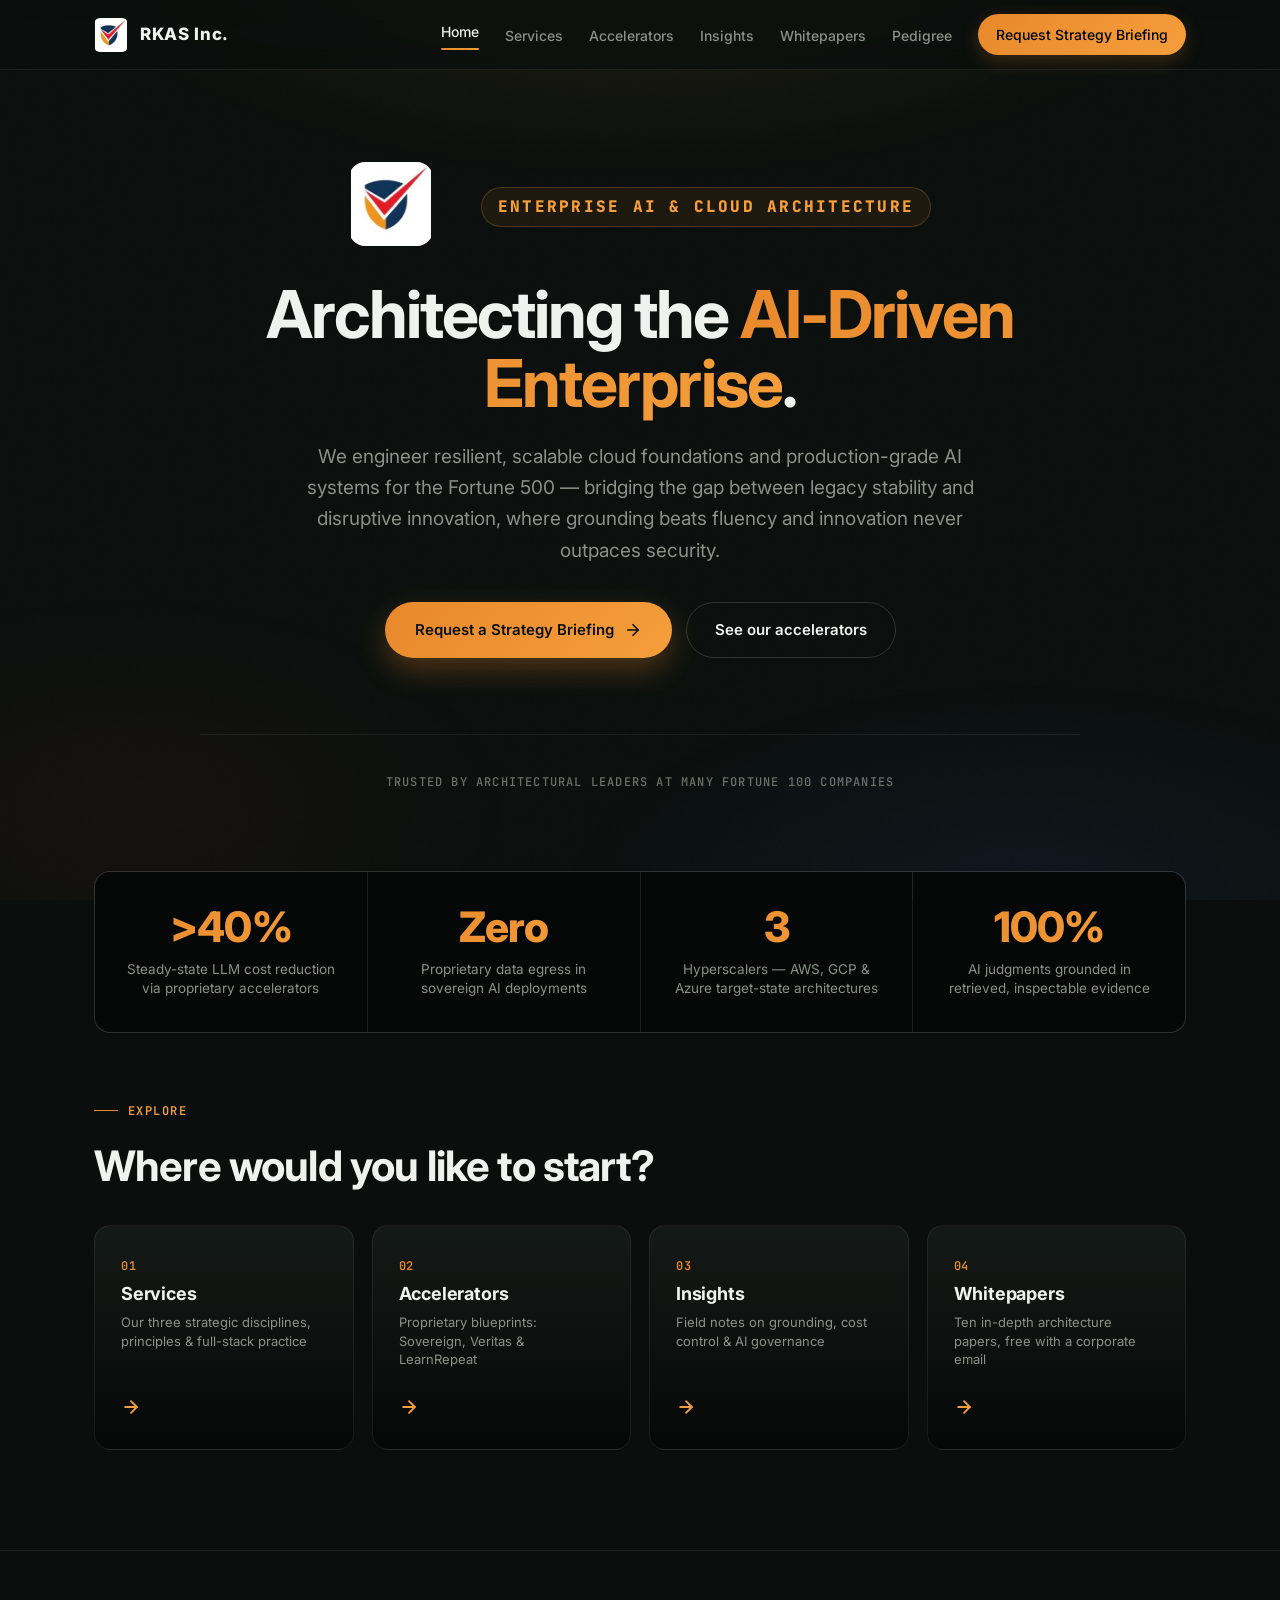
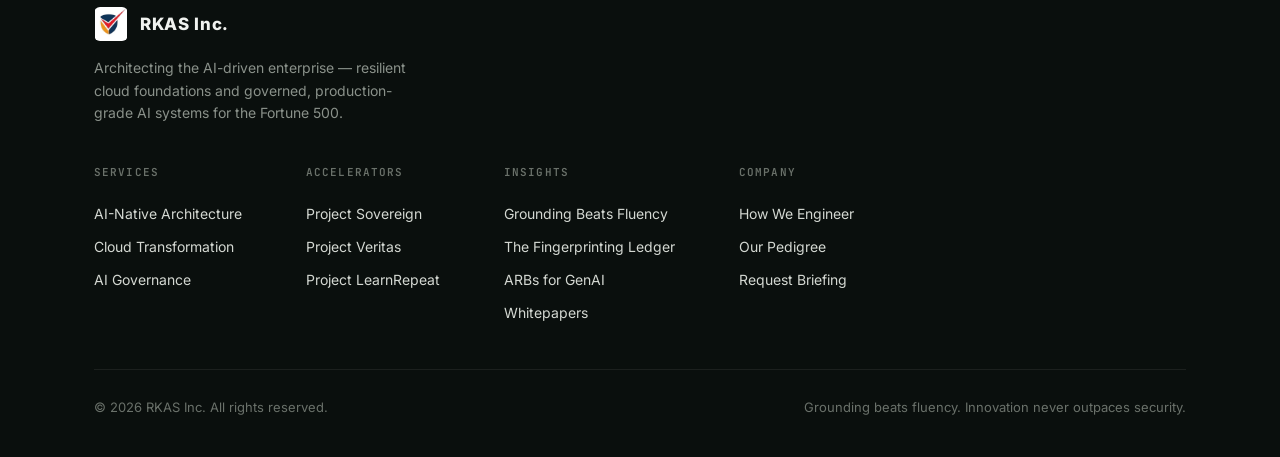
<file: site/index.html>
<!DOCTYPE html>
<html lang="en">
<head>
  <meta charset="UTF-8" />
  <meta name="viewport" content="width=device-width, initial-scale=1.0" />
  <meta name="description" content="RKAS Inc. — architecting the AI-driven enterprise. We engineer resilient, scalable cloud foundations and production-grade, governed AI systems for the Fortune 500." />
  <meta name="robots" content="index, follow" />
  <meta name="theme-color" content="#0a0f0d" />
  <title>RKAS Inc. — Architecting the AI-Driven Enterprise</title>
  <link rel="icon" type="image/jpeg" href="assets/logo.jpg" />
  <link rel="preconnect" href="https://fonts.googleapis.com" />
  <link rel="preconnect" href="https://fonts.gstatic.com" crossorigin />
  <link href="https://fonts.googleapis.com/css2?family=Inter:wght@400;500;600;700;800&family=JetBrains+Mono:wght@500;600&display=swap" rel="stylesheet" />
  <!-- hCaptcha (whitepaper modal). Rendered explicitly from JS. -->
  <script src="https://js.hcaptcha.com/1/api.js?render=explicit" async defer></script>
  <style>
    :root {
      --bg: #0a0f0d;
      --bg-deep: #060807;
      --surface: #141a17;
      --surface-lift: #1c2421;
      --border: rgba(240, 242, 239, 0.08);
      --border-strong: rgba(240, 242, 239, 0.16);

      --chalk: #f0f2ef;
      --text: #d4d8d2;
      --muted: #8a918a;
      --muted-soft: #6a716a;

      --orange: #e8892c;
      --orange-bright: #f59e3b;
      --orange-glow: rgba(232, 137, 44, 0.5);
      --navy: #2a3a6e;
      --navy-bright: #4a5fa8;
      --red: #c63030;

      --shadow-lg: 0 30px 80px rgba(0, 0, 0, 0.5);
      --radius: 12px;
      --radius-lg: 16px;
      --mono: 'JetBrains Mono', ui-monospace, 'SF Mono', Menlo, monospace;
    }

    * { box-sizing: border-box; }
    html { scroll-behavior: smooth; }

    html, body {
      margin: 0;
      padding: 0;
      font-family: 'Inter', -apple-system, BlinkMacSystemFont, 'Segoe UI', Roboto, sans-serif;
      color: var(--text);
      background: var(--bg);
      -webkit-font-smoothing: antialiased;
      -moz-osx-font-smoothing: grayscale;
      line-height: 1.5;
    }

    body { min-height: 100vh; position: relative; overflow-x: hidden; }

    body::before {
      content: '';
      position: fixed;
      inset: 0;
      background:
        radial-gradient(ellipse 80% 50% at 50% -10%, rgba(232, 137, 44, 0.12), transparent 60%),
        radial-gradient(ellipse 60% 40% at 80% 100%, rgba(42, 58, 110, 0.18), transparent 60%),
        radial-gradient(ellipse 50% 40% at 10% 90%, rgba(198, 48, 48, 0.06), transparent 60%);
      pointer-events: none;
      z-index: 0;
    }

    body::after {
      content: '';
      position: fixed;
      inset: 0;
      background-image: url("data:image/svg+xml;utf8,<svg xmlns='http://www.w3.org/2000/svg' width='160' height='160'><filter id='n'><feTurbulence type='fractalNoise' baseFrequency='0.9' numOctaves='2' stitchTiles='stitch'/><feColorMatrix values='0 0 0 0 1 0 0 0 0 1 0 0 0 0 1 0 0 0 0.04 0'/></filter><rect width='100%' height='100%' filter='url(%23n)'/></svg>");
      pointer-events: none;
      z-index: 0;
      opacity: 0.5;
    }

    .container {
      width: 100%;
      max-width: 1140px;
      margin: 0 auto;
      padding: 0 24px;
      position: relative;
      z-index: 1;
    }

    a { color: inherit; }

    /* ---------- Header ---------- */
    .site-header {
      position: sticky;
      top: 0;
      z-index: 50;
      background: rgba(10, 15, 13, 0.72);
      backdrop-filter: blur(12px);
      -webkit-backdrop-filter: blur(12px);
      border-bottom: 1px solid var(--border);
    }

    .nav {
      display: flex;
      align-items: center;
      justify-content: space-between;
      padding: 14px 0;
    }

    .nav-left { display: flex; align-items: center; gap: 12px; }
    .nav-logo { width: 34px; height: 34px; object-fit: contain; border-radius: 6px; }
    .nav-name { font-weight: 800; font-size: 17px; letter-spacing: 0.04em; color: var(--chalk); }

    .nav-links {
      display: flex;
      align-items: center;
      gap: 26px;
      list-style: none;
      margin: 0;
      padding: 0;
    }

    .nav-links a {
      font-size: 14px;
      font-weight: 500;
      color: var(--muted);
      text-decoration: none;
      transition: color 0.15s;
    }

    .nav-links a:hover { color: var(--chalk); }

    .nav-cta {
      display: inline-flex;
      align-items: center;
      padding: 10px 18px;
      font-size: 13px;
      font-weight: 600;
      color: #000 !important;
      background: linear-gradient(135deg, var(--orange) 0%, var(--orange-bright) 100%);
      border-radius: 999px;
      text-decoration: none;
      box-shadow: 0 6px 18px rgba(232, 137, 44, 0.22);
      transition: filter 0.18s, box-shadow 0.2s, transform 0.1s;
      white-space: nowrap;
    }

    .nav-cta:hover { color: #fff !important; filter: brightness(1.08); box-shadow: 0 10px 26px rgba(232, 137, 44, 0.38); }
    .nav-cta:active { transform: translateY(1px); }

    .nav-toggle {
      display: none;
      background: none;
      border: 1px solid var(--border-strong);
      border-radius: 8px;
      padding: 8px;
      cursor: pointer;
    }
    .nav-toggle svg { width: 20px; height: 20px; stroke: var(--chalk); }

    /* ---------- Shared section bits ---------- */
    section { position: relative; }
    .section-pad { padding: 100px 0; }
    .alt-surface { background: var(--bg-deep); border-top: 1px solid var(--border); border-bottom: 1px solid var(--border); }

    /* ---------- Tabs ---------- */
    section[data-tab] { display: none; }
    section[data-tab].active { display: block; }
    .nav-links a[data-tab]:not(.nav-cta).active { color: var(--chalk); }
    .nav-links a[data-tab]:not(.nav-cta).active::after {
      content: '';
      display: block;
      height: 2px;
      margin-top: 5px;
      border-radius: 2px;
      background: linear-gradient(90deg, var(--orange), var(--orange-bright));
    }

    /* ---------- Home explore hub ---------- */
    .explore-grid { display: grid; grid-template-columns: repeat(4, 1fr); gap: 18px; }
    .explore-card {
      display: flex;
      flex-direction: column;
      justify-content: space-between;
      gap: 28px;
      min-height: 150px;
      text-decoration: none;
      padding: 26px;
      border: 1px solid var(--border);
      border-radius: var(--radius-lg);
      background: linear-gradient(180deg, var(--surface) 0%, var(--bg-deep) 100%);
      transition: border-color 0.2s, transform 0.2s;
    }
    .explore-card:hover { border-color: var(--border-strong); transform: translateY(-3px); }
    .ec-num { font-family: var(--mono); font-size: 12px; font-weight: 600; color: var(--orange); letter-spacing: 0.06em; }
    .ec-title { font-size: 18px; font-weight: 700; color: var(--chalk); letter-spacing: -0.01em; margin-top: 4px; }
    .ec-sub { font-size: 13px; color: var(--muted); margin-top: 6px; line-height: 1.45; }
    .ec-arrow svg { width: 20px; height: 20px; stroke: var(--orange-bright); fill: none; stroke-width: 2.2; stroke-linecap: round; stroke-linejoin: round; }

    .eyebrow {
      display: inline-flex;
      align-items: center;
      gap: 10px;
      font-family: var(--mono);
      font-size: 12px;
      font-weight: 600;
      letter-spacing: 0.12em;
      text-transform: uppercase;
      color: var(--orange-bright);
      margin-bottom: 22px;
    }

    .eyebrow::before {
      content: '';
      width: 24px;
      height: 1px;
      background: var(--orange);
    }

    .section-heading {
      font-size: clamp(28px, 4vw, 42px);
      font-weight: 700;
      letter-spacing: -0.02em;
      color: var(--chalk);
      margin: 0 0 18px;
      line-height: 1.12;
    }

    .section-intro {
      font-size: 17px;
      color: var(--muted);
      max-width: 640px;
      margin: 0;
      line-height: 1.65;
    }

    .section-head { max-width: 740px; margin-bottom: 60px; }

    /* ---------- Hero ---------- */
    .hero { text-align: center; padding: 92px 0 56px; }

    .hero-inner {
      max-width: 880px;
      margin: 0 auto;
      animation: rise 0.8s cubic-bezier(0.16, 1, 0.3, 1) both;
    }

    @keyframes rise {
      from { opacity: 0; transform: translateY(20px); }
      to { opacity: 1; transform: translateY(0); }
    }

    .hero-top { display: flex; align-items: center; justify-content: center; gap: 48px; margin-bottom: 28px; }
    .hero-logo-wrap { display: inline-block; position: relative; }
    .hero-logo-wrap::before { display: none; }
    .hero-logo {
      position: relative;
      width: 84px; height: 84px;
      object-fit: contain;
      z-index: 1;
      filter: none;
      border-radius: 16px;
    }

    .hero-badge {
      display: inline-flex;
      align-items: center;
      gap: 8px;
      font-family: var(--mono);
      font-size: 16px;
      font-weight: 800;
      letter-spacing: 0.14em;
      text-transform: uppercase;
      color: var(--orange-bright);
      background: rgba(232, 137, 44, 0.08);
      border: 1px solid rgba(232, 137, 44, 0.25);
      padding: 7px 16px;
      border-radius: 999px;
    }

    .hero h1 {
      font-size: clamp(38px, 6.4vw, 66px);
      font-weight: 700;
      letter-spacing: -0.03em;
      color: var(--chalk);
      margin: 0 0 22px;
      line-height: 1.05;
    }

    .hero h1 .accent {
      background: linear-gradient(135deg, var(--orange) 0%, var(--orange-bright) 100%);
      -webkit-background-clip: text;
      background-clip: text;
      -webkit-text-fill-color: transparent;
      color: transparent;
    }

    .hero p.sub {
      font-size: clamp(16px, 1.6vw, 19px);
      color: var(--muted);
      margin: 0 auto;
      max-width: 680px;
      line-height: 1.65;
    }

    .hero-actions { display: flex; gap: 14px; justify-content: center; flex-wrap: wrap; margin-top: 36px; }

    .btn-primary {
      display: inline-flex;
      align-items: center;
      gap: 10px;
      padding: 16px 30px;
      font-size: 15px;
      font-weight: 600;
      color: var(--bg);
      background: linear-gradient(135deg, var(--orange) 0%, var(--orange-bright) 100%);
      border-radius: 999px;
      text-decoration: none;
      box-shadow: 0 12px 30px rgba(232, 137, 44, 0.3);
      transition: filter 0.18s, box-shadow 0.2s, transform 0.1s;
    }
    .btn-primary:hover { filter: brightness(1.08); box-shadow: 0 16px 40px rgba(232, 137, 44, 0.45); }
    .btn-primary:active { transform: translateY(1px); }
    .btn-primary svg { width: 18px; height: 18px; stroke: currentColor; fill: none; stroke-width: 2.2; }

    .btn-ghost {
      display: inline-flex;
      align-items: center;
      gap: 8px;
      padding: 16px 28px;
      font-size: 15px;
      font-weight: 600;
      color: var(--chalk);
      background: transparent;
      border: 1px solid var(--border-strong);
      border-radius: 999px;
      text-decoration: none;
      transition: border-color 0.2s, background 0.2s, color 0.2s;
    }
    .btn-ghost:hover { border-color: rgba(232, 137, 44, 0.4); color: var(--orange-bright); background: rgba(232, 137, 44, 0.05); }

    /* ---------- Trust bar ---------- */
    .trust { margin-top: 76px; padding-top: 38px; border-top: 1px solid var(--border); }
    .trust-label {
      font-family: var(--mono);
      font-size: 12px;
      font-weight: 500;
      letter-spacing: 0.1em;
      text-transform: uppercase;
      color: var(--muted-soft);
      margin: 0 0 24px;
    }
    .trust-logos { display: flex; flex-wrap: wrap; align-items: center; justify-content: center; gap: 16px 44px; }
    .trust-logos span {
      font-size: 19px;
      font-weight: 700;
      letter-spacing: 0.01em;
      color: var(--text);
      opacity: 0.6;
      transition: opacity 0.2s;
    }
    .trust-logos span:hover { opacity: 1; }

    /* ---------- Stats band ---------- */
    .stats-band {
      display: grid;
      grid-template-columns: repeat(4, 1fr);
      gap: 1px;
      background: var(--border);
      border: 1px solid var(--border);
      border-radius: var(--radius-lg);
      overflow: hidden;
    }
    .stat { background: var(--bg-deep); padding: 34px 28px; text-align: center; }
    .stat-num {
      font-size: clamp(30px, 4vw, 42px);
      font-weight: 800;
      letter-spacing: -0.02em;
      line-height: 1;
      background: linear-gradient(135deg, var(--orange) 0%, var(--orange-bright) 100%);
      -webkit-background-clip: text;
      background-clip: text;
      -webkit-text-fill-color: transparent;
      color: transparent;
      margin-bottom: 12px;
    }
    .stat-label { font-size: 13.5px; color: var(--muted); line-height: 1.4; }

    /* ---------- Cards grid (services) ---------- */
    .grid-3 { display: grid; grid-template-columns: repeat(3, 1fr); gap: 24px; }

    .card {
      position: relative;
      background: linear-gradient(180deg, var(--surface) 0%, var(--bg-deep) 100%);
      border: 1px solid var(--border);
      border-radius: var(--radius-lg);
      padding: 34px 30px;
      transition: border-color 0.2s, transform 0.2s;
    }
    .card:hover { border-color: var(--border-strong); transform: translateY(-3px); }

    .card-icon {
      display: inline-flex;
      align-items: center;
      justify-content: center;
      width: 48px; height: 48px;
      border-radius: 12px;
      background: rgba(232, 137, 44, 0.1);
      border: 1px solid rgba(232, 137, 44, 0.25);
      margin-bottom: 22px;
    }
    .card-icon svg {
      width: 23px; height: 23px;
      stroke: var(--orange-bright);
      fill: none; stroke-width: 1.7;
      stroke-linecap: round; stroke-linejoin: round;
    }

    .card .kicker {
      display: block;
      font-family: var(--mono);
      font-size: 11px;
      font-weight: 600;
      letter-spacing: 0.1em;
      text-transform: uppercase;
      color: var(--orange);
      margin-bottom: 10px;
    }
    .card h3 {
      font-size: 20px;
      font-weight: 700;
      color: var(--chalk);
      margin: 0 0 13px;
      letter-spacing: -0.01em;
      line-height: 1.25;
    }
    .card p { font-size: 15px; color: var(--muted); margin: 0 0 20px; line-height: 1.62; }

    .card-tags { display: flex; flex-wrap: wrap; gap: 8px; padding-top: 18px; border-top: 1px solid var(--border); }
    .card-tag {
      font-family: var(--mono);
      font-size: 11px;
      color: var(--text);
      background: rgba(240, 242, 239, 0.04);
      border: 1px solid var(--border);
      padding: 5px 11px;
      border-radius: 6px;
    }

    /* ---------- Principles ---------- */
    .principles-grid { display: grid; grid-template-columns: repeat(2, 1fr); gap: 22px; }
    .principle {
      display: flex;
      gap: 20px;
      padding: 30px;
      background: linear-gradient(180deg, var(--surface) 0%, var(--bg-deep) 100%);
      border: 1px solid var(--border);
      border-radius: var(--radius-lg);
    }
    .principle-num {
      flex: none;
      font-family: var(--mono);
      font-size: 15px;
      font-weight: 600;
      color: var(--orange-bright);
      width: 44px; height: 44px;
      display: flex; align-items: center; justify-content: center;
      border: 1px solid rgba(232, 137, 44, 0.3);
      border-radius: 10px;
      background: rgba(232, 137, 44, 0.06);
    }
    .principle h3 { font-size: 18px; font-weight: 700; color: var(--chalk); margin: 4px 0 8px; letter-spacing: -0.01em; }
    .principle p { font-size: 14.5px; color: var(--muted); margin: 0; line-height: 1.6; }

    /* ---------- Accelerators (case blocks) ---------- */
    .case {
      position: relative;
      background: linear-gradient(180deg, var(--surface) 0%, var(--bg-deep) 100%);
      border: 1px solid var(--border);
      border-radius: var(--radius-lg);
      padding: 42px;
      margin-bottom: 26px;
      display: grid;
      grid-template-columns: 1fr 1.15fr;
      gap: 44px;
    }
    .case:last-child { margin-bottom: 0; }

    .case-side { }
    .case-name {
      font-family: var(--mono);
      font-size: 12px;
      font-weight: 600;
      letter-spacing: 0.08em;
      text-transform: uppercase;
      color: var(--orange);
      margin-bottom: 14px;
    }
    .case-domain {
      display: inline-block;
      font-family: var(--mono);
      font-size: 11px;
      color: var(--navy-bright);
      border: 1px solid rgba(74, 95, 168, 0.4);
      background: rgba(42, 58, 110, 0.15);
      padding: 4px 10px;
      border-radius: 6px;
      margin-bottom: 18px;
    }
    .case h3 {
      font-size: 24px;
      font-weight: 700;
      color: var(--chalk);
      margin: 0 0 16px;
      letter-spacing: -0.015em;
      line-height: 1.2;
    }
    .case-lead { font-size: 15.5px; color: var(--muted); margin: 0 0 24px; line-height: 1.65; }

    .case-metric {
      display: flex;
      align-items: baseline;
      gap: 12px;
      padding: 18px 20px;
      border: 1px solid rgba(232, 137, 44, 0.22);
      background: rgba(232, 137, 44, 0.05);
      border-radius: var(--radius);
    }
    .case-metric-num {
      font-size: 30px;
      font-weight: 800;
      letter-spacing: -0.02em;
      background: linear-gradient(135deg, var(--orange) 0%, var(--orange-bright) 100%);
      -webkit-background-clip: text;
      background-clip: text;
      -webkit-text-fill-color: transparent;
      color: transparent;
      line-height: 1;
    }
    .case-metric-label { font-size: 13px; color: var(--text); line-height: 1.4; }

    .case-highlights { display: flex; flex-direction: column; gap: 18px; }
    .hl { display: flex; gap: 14px; }
    .hl-mark { flex: none; margin-top: 3px; }
    .hl-mark svg { width: 18px; height: 18px; stroke: var(--orange-bright); fill: none; stroke-width: 2; stroke-linecap: round; stroke-linejoin: round; }
    .hl-label {
      font-family: var(--mono);
      font-size: 12px;
      font-weight: 600;
      letter-spacing: 0.04em;
      color: var(--chalk);
      display: block;
      margin-bottom: 4px;
    }
    .hl-text { font-size: 14px; color: var(--muted); line-height: 1.55; }

    /* ---------- Capabilities ---------- */
    .cap-grid { display: grid; grid-template-columns: repeat(4, 1fr); gap: 22px; }
    .cap-col h4 {
      font-family: var(--mono);
      font-size: 12px;
      font-weight: 600;
      letter-spacing: 0.08em;
      text-transform: uppercase;
      color: var(--orange-bright);
      margin: 0 0 16px;
      padding-bottom: 12px;
      border-bottom: 1px solid var(--border);
    }
    .cap-col ul { list-style: none; margin: 0; padding: 0; }
    .cap-col li { font-size: 14.5px; color: var(--text); padding: 7px 0; }

    /* ---------- Insights ---------- */
    .insights-grid { display: grid; grid-template-columns: repeat(3, 1fr); gap: 24px; }
    .insight-card {
      display: flex;
      flex-direction: column;
      text-decoration: none;
      background: linear-gradient(180deg, var(--surface) 0%, var(--bg-deep) 100%);
      border: 1px solid var(--border);
      border-radius: var(--radius-lg);
      padding: 30px;
      transition: border-color 0.2s, transform 0.2s;
    }
    .insight-card:hover { border-color: var(--border-strong); transform: translateY(-3px); }
    .insight-cat {
      font-family: var(--mono);
      font-size: 11px;
      font-weight: 600;
      letter-spacing: 0.08em;
      text-transform: uppercase;
      color: var(--orange);
      margin-bottom: 14px;
    }
    .insight-card h3 {
      font-size: 19px;
      font-weight: 700;
      color: var(--chalk);
      margin: 0 0 12px;
      letter-spacing: -0.01em;
      line-height: 1.3;
    }
    .insight-card p { font-size: 14.5px; color: var(--muted); margin: 0 0 22px; line-height: 1.6; flex: 1; }
    .insight-meta {
      display: flex;
      align-items: center;
      justify-content: space-between;
      padding-top: 18px;
      border-top: 1px solid var(--border);
      font-size: 13px;
      color: var(--muted-soft);
    }
    .insight-link { color: var(--orange-bright); font-weight: 600; display: inline-flex; align-items: center; gap: 6px; }
    .insight-link svg { width: 15px; height: 15px; stroke: currentColor; fill: none; stroke-width: 2.2; }

    /* ---------- Whitepapers ---------- */
    .wp-grid { display: grid; grid-template-columns: 1fr 1fr; gap: 24px; }
    .wp-card {
      position: relative;
      display: flex;
      flex-direction: column;
      background: linear-gradient(180deg, var(--surface) 0%, var(--bg-deep) 100%);
      border: 1px solid var(--border);
      border-radius: var(--radius-lg);
      padding: 34px;
      transition: border-color 0.2s, transform 0.2s;
    }
    .wp-card:hover { border-color: var(--border-strong); transform: translateY(-3px); }
    .wp-cat {
      font-family: var(--mono);
      font-size: 11px;
      font-weight: 600;
      letter-spacing: 0.08em;
      text-transform: uppercase;
      color: var(--orange);
      margin-bottom: 12px;
    }
    .wp-card h3 { font-size: 20px; font-weight: 700; color: var(--chalk); margin: 0 0 16px; letter-spacing: -0.015em; line-height: 1.28; }
    .wp-challenge {
      font-size: 14.5px; color: var(--text); line-height: 1.6;
      margin: 0 0 18px; padding: 14px 16px;
      background: rgba(232, 137, 44, 0.05);
      border: 1px solid rgba(232, 137, 44, 0.18);
      border-radius: 10px;
    }
    .wp-label {
      display: block; font-family: var(--mono); font-size: 11px;
      font-weight: 600; letter-spacing: 0.08em; text-transform: uppercase;
      margin-bottom: 6px;
    }
    .wp-challenge .wp-label { color: var(--orange-bright); }
    .wp-summary { font-size: 14.5px; color: var(--muted); margin: 0 0 24px; line-height: 1.65; flex: 1; }
    .wp-summary .wp-label { color: var(--muted-soft); }
    .wp-foot { display: flex; align-items: center; justify-content: space-between; gap: 16px; flex-wrap: wrap; padding-top: 22px; border-top: 1px solid var(--border); }
    .wp-specs { font-family: var(--mono); font-size: 12px; color: var(--muted-soft); }
    .wp-download {
      display: inline-flex;
      align-items: center;
      gap: 9px;
      padding: 12px 20px;
      font-family: inherit;
      font-size: 14px;
      font-weight: 600;
      color: var(--bg);
      background: linear-gradient(135deg, var(--orange) 0%, var(--orange-bright) 100%);
      border: none;
      border-radius: 999px;
      cursor: pointer;
      box-shadow: 0 6px 18px rgba(232, 137, 44, 0.22);
      transition: filter 0.18s, box-shadow 0.2s, transform 0.1s;
    }
    .wp-download:hover { filter: brightness(1.08); box-shadow: 0 10px 26px rgba(232, 137, 44, 0.38); }
    .wp-download:active { transform: translateY(1px); }
    .wp-download svg { width: 16px; height: 16px; stroke: currentColor; fill: none; stroke-width: 2.1; stroke-linecap: round; stroke-linejoin: round; }

    /* ---------- Modal ---------- */
    .modal-overlay {
      position: fixed;
      inset: 0;
      z-index: 100;
      display: none;
      align-items: center;
      justify-content: center;
      padding: 24px;
      background: rgba(6, 8, 7, 0.72);
      backdrop-filter: blur(6px);
      -webkit-backdrop-filter: blur(6px);
    }
    .modal-overlay.open { display: flex; animation: fade 0.2s ease both; }
    @keyframes fade { from { opacity: 0; } to { opacity: 1; } }

    .modal {
      position: relative;
      width: 100%;
      max-width: 460px;
      background: linear-gradient(180deg, var(--surface) 0%, var(--bg-deep) 100%);
      border: 1px solid var(--border-strong);
      border-radius: var(--radius-lg);
      box-shadow: var(--shadow-lg);
      padding: 36px;
      animation: rise 0.35s cubic-bezier(0.16, 1, 0.3, 1) both;
    }
    .modal-close {
      position: absolute;
      top: 16px; right: 16px;
      width: 34px; height: 34px;
      display: inline-flex; align-items: center; justify-content: center;
      background: transparent;
      border: 1px solid var(--border);
      border-radius: 8px;
      color: var(--muted);
      cursor: pointer;
      transition: color 0.15s, border-color 0.15s;
    }
    .modal-close:hover { color: var(--chalk); border-color: var(--border-strong); }
    .modal-close svg { width: 16px; height: 16px; stroke: currentColor; fill: none; stroke-width: 2; }
    .modal-icon {
      display: inline-flex; align-items: center; justify-content: center;
      width: 46px; height: 46px; border-radius: 12px;
      background: rgba(232, 137, 44, 0.1); border: 1px solid rgba(232, 137, 44, 0.25);
      margin-bottom: 18px;
    }
    .modal-icon svg { width: 22px; height: 22px; stroke: var(--orange-bright); fill: none; stroke-width: 1.8; stroke-linecap: round; stroke-linejoin: round; }
    .modal h3 { font-size: 22px; font-weight: 700; color: var(--chalk); margin: 0 0 8px; letter-spacing: -0.015em; }
    .modal-sub { font-size: 14.5px; color: var(--muted); margin: 0 0 24px; line-height: 1.55; }
    .modal-sub .wp-target { color: var(--chalk); font-weight: 600; }
    .modal .field { display: flex; flex-direction: column; gap: 8px; }
    .modal label { font-size: 12px; font-weight: 600; color: var(--text); letter-spacing: 0.04em; text-transform: uppercase; }
    .modal input {
      font-family: inherit; font-size: 15px; color: var(--chalk);
      padding: 13px 16px; border: 1px solid var(--border-strong);
      border-radius: var(--radius); background: rgba(10, 15, 13, 0.6);
      transition: border-color 0.18s, box-shadow 0.18s, background 0.18s; width: 100%;
    }
    .modal input::placeholder { color: var(--muted-soft); }
    .modal input:focus { outline: none; border-color: var(--orange); background: rgba(10, 15, 13, 0.9); box-shadow: 0 0 0 3px rgba(232, 137, 44, 0.18); }
    .modal input.invalid { border-color: var(--red); box-shadow: 0 0 0 3px rgba(198, 48, 48, 0.18); }
    .wp-captcha { margin: 16px 0 2px; min-height: 0; }
    .wp-captcha:empty { display: none; }
    .modal-error { font-size: 13px; color: #f08a8a; min-height: 18px; margin: 8px 0 0; }
    .modal-submit {
      margin-top: 18px; width: 100%;
      padding: 15px 24px; font-family: inherit; font-size: 14px; font-weight: 600;
      text-transform: uppercase; letter-spacing: 0.06em; color: var(--bg);
      background: linear-gradient(135deg, var(--orange) 0%, var(--orange-bright) 100%);
      border: none; border-radius: var(--radius); cursor: pointer;
      box-shadow: 0 8px 24px rgba(232, 137, 44, 0.25);
      transition: transform 0.1s, box-shadow 0.2s, filter 0.2s;
    }
    .modal-submit:hover { filter: brightness(1.08); box-shadow: 0 12px 32px rgba(232, 137, 44, 0.4); }
    .modal-submit:active { transform: translateY(1px); }
    .modal-submit:disabled { opacity: 0.7; cursor: default; }
    .modal-note { font-size: 12px; color: var(--muted-soft); margin: 16px 0 0; line-height: 1.5; text-align: center; }
    .modal-success {
      display: none; flex-direction: column; align-items: center; text-align: center; gap: 6px; padding: 12px 0;
    }
    .modal.done .modal-form { display: none; }
    .modal.done .modal-success { display: flex; }
    .modal-success .check {
      width: 56px; height: 56px; border-radius: 50%;
      background: rgba(0, 210, 148, 0.12); border: 1px solid rgba(0, 210, 148, 0.3);
      display: inline-flex; align-items: center; justify-content: center; margin-bottom: 8px;
    }
    .modal-success .check svg { width: 28px; height: 28px; stroke: #00d294; fill: none; stroke-width: 2.5; stroke-linecap: round; stroke-linejoin: round; }
    .modal-success h3 { margin: 0; }
    .modal-success p { font-size: 14px; color: var(--muted); margin: 0; }

    /* ---------- Pedigree ---------- */
    .pedigree-grid { display: grid; grid-template-columns: 1fr 1fr; gap: 26px; }
    .pedigree-block {
      background: linear-gradient(180deg, var(--surface) 0%, var(--bg-deep) 100%);
      border: 1px solid var(--border);
      border-radius: var(--radius-lg);
      padding: 38px 36px;
    }
    .pedigree-block h3 {
      font-family: var(--mono);
      font-size: 13px;
      font-weight: 600;
      letter-spacing: 0.08em;
      text-transform: uppercase;
      color: var(--orange-bright);
      margin: 0 0 18px;
    }
    .pedigree-block p { font-size: 16px; color: var(--text); margin: 0; line-height: 1.7; }
    .pedigree-quote {
      margin-top: 18px;
      font-size: 16px;
      color: var(--chalk);
      font-weight: 600;
      line-height: 1.5;
      padding-left: 16px;
      border-left: 2px solid var(--orange);
    }

    /* ---------- Contact ---------- */
    .contact {
      background: linear-gradient(180deg, var(--surface) 0%, var(--bg-deep) 100%);
      border-radius: var(--radius-lg);
      box-shadow: var(--shadow-lg);
      padding: 48px;
      max-width: 720px;
      width: 100%;
      margin: 0 auto;
      border: 1px solid var(--border);
      position: relative;
    }
    .contact::before {
      content: '';
      position: absolute;
      inset: -1px;
      border-radius: var(--radius-lg);
      padding: 1px;
      background: linear-gradient(180deg, rgba(232, 137, 44, 0.25), transparent 50%);
      -webkit-mask: linear-gradient(#000 0 0) content-box, linear-gradient(#000 0 0);
      -webkit-mask-composite: xor;
      mask-composite: exclude;
      pointer-events: none;
    }
    .contact-header { margin-bottom: 32px; text-align: center; }
    .contact-header h2 { font-size: 28px; font-weight: 700; color: var(--chalk); margin: 0 0 8px; letter-spacing: -0.015em; }
    .contact-header p { color: var(--muted); margin: 0; font-size: 15px; }

    .form { display: flex; flex-direction: column; gap: 20px; }
    .form-row { display: grid; grid-template-columns: 1fr 1fr; gap: 20px; }
    .field { display: flex; flex-direction: column; gap: 8px; }
    .field label {
      font-size: 12px;
      font-weight: 600;
      color: var(--text);
      letter-spacing: 0.04em;
      text-transform: uppercase;
    }
    .field label .req { color: var(--orange); margin-left: 3px; }

    .field input, .field select, .field textarea {
      font-family: inherit;
      font-size: 15px;
      color: var(--chalk);
      padding: 13px 16px;
      border: 1px solid var(--border-strong);
      border-radius: var(--radius);
      background: rgba(10, 15, 13, 0.6);
      transition: border-color 0.18s, box-shadow 0.18s, background 0.18s;
      width: 100%;
    }
    .field select {
      appearance: none;
      -webkit-appearance: none;
      background-image: url("data:image/svg+xml;utf8,<svg xmlns='http://www.w3.org/2000/svg' width='14' height='14' viewBox='0 0 24 24' fill='none' stroke='%238a918a' stroke-width='2' stroke-linecap='round' stroke-linejoin='round'><polyline points='6 9 12 15 18 9'/></svg>");
      background-repeat: no-repeat;
      background-position: right 16px center;
      padding-right: 42px;
      cursor: pointer;
    }
    .field input::placeholder, .field textarea::placeholder { color: var(--muted-soft); }
    .field textarea { resize: vertical; min-height: 130px; line-height: 1.55; }
    .field input:focus, .field select:focus, .field textarea:focus {
      outline: none;
      border-color: var(--orange);
      background: rgba(10, 15, 13, 0.9);
      box-shadow: 0 0 0 3px rgba(232, 137, 44, 0.18);
    }

    .submit {
      margin-top: 8px;
      padding: 16px 24px;
      font-family: inherit;
      font-size: 14px;
      font-weight: 600;
      text-transform: uppercase;
      letter-spacing: 0.08em;
      color: var(--bg);
      background: linear-gradient(135deg, var(--orange) 0%, var(--orange-bright) 100%);
      border: none;
      border-radius: var(--radius);
      cursor: pointer;
      transition: transform 0.1s, box-shadow 0.2s, filter 0.2s;
      box-shadow: 0 8px 24px rgba(232, 137, 44, 0.25);
    }
    .submit:hover { filter: brightness(1.08); box-shadow: 0 12px 32px rgba(232, 137, 44, 0.4); }
    .submit:active { transform: translateY(1px); }
    .submit:focus-visible { outline: 2px solid var(--orange-bright); outline-offset: 3px; }

    /* ---------- Footer ---------- */
    .footer { border-top: 1px solid var(--border); padding: 56px 0 40px; }
    .footer-top { display: flex; justify-content: space-between; gap: 40px; flex-wrap: wrap; margin-bottom: 40px; }
    .footer-brand { max-width: 320px; }
    .footer-brand .nav-left { margin-bottom: 16px; }
    .footer-brand p { font-size: 14px; color: var(--muted); margin: 0; line-height: 1.6; }
    .footer-cols { display: flex; gap: 64px; flex-wrap: wrap; }
    .footer-col h5 {
      font-family: var(--mono);
      font-size: 11px;
      font-weight: 600;
      letter-spacing: 0.1em;
      text-transform: uppercase;
      color: var(--muted-soft);
      margin: 0 0 16px;
    }
    .footer-col a { display: block; font-size: 14px; color: var(--text); text-decoration: none; padding: 6px 0; transition: color 0.15s; }
    .footer-col a:hover { color: var(--orange-bright); }
    .footer-bottom {
      padding-top: 28px;
      border-top: 1px solid var(--border);
      display: flex;
      justify-content: space-between;
      gap: 16px;
      flex-wrap: wrap;
      color: var(--muted-soft);
      font-size: 13px;
    }

    /* ---------- Mobile ---------- */
    @media (max-width: 900px) {
      .grid-3 { grid-template-columns: 1fr; }
      .insights-grid { grid-template-columns: 1fr; }
      .wp-grid { grid-template-columns: 1fr; }
      .explore-grid { grid-template-columns: 1fr 1fr; }
      .principles-grid { grid-template-columns: 1fr; }
      .pedigree-grid { grid-template-columns: 1fr; }
      .cap-grid { grid-template-columns: 1fr 1fr; }
      .stats-band { grid-template-columns: 1fr 1fr; }
      .case { grid-template-columns: 1fr; gap: 30px; padding: 32px; }
      .nav-links {
        position: absolute;
        top: 100%; left: 0; right: 0;
        flex-direction: column;
        align-items: stretch;
        gap: 0;
        background: rgba(10, 15, 13, 0.97);
        backdrop-filter: blur(12px);
        -webkit-backdrop-filter: blur(12px);
        border-bottom: 1px solid var(--border);
        padding: 8px 0;
        display: none;
      }
      .nav-links.open { display: flex; }
      .nav-links li { padding: 0 24px; }
      .nav-links a { display: block; padding: 14px 0; border-bottom: 1px solid var(--border); }
      .nav-links li:last-child a { border-bottom: none; }
      .nav-links .nav-cta { margin: 10px 24px; justify-content: center; }
      .nav-toggle { display: inline-flex; }
    }

    @media (max-width: 600px) {
      .container { padding: 0 18px; }
      .section-pad { padding: 64px 0; }
      .hero { padding: 56px 0 44px; }
      .section-head { margin-bottom: 40px; }
      .cap-grid { grid-template-columns: 1fr; }
      .stats-band { grid-template-columns: 1fr; }
      .explore-grid { grid-template-columns: 1fr; }
      .contact { padding: 30px 22px; }
      .form-row { grid-template-columns: 1fr; }
      .case { padding: 26px 22px; }
      .trust-logos span { font-size: 16px; }
    }
  </style>
</head>
<body>
  <!-- Header -->
  <header class="site-header">
    <div class="container">
      <nav class="nav">
        <a class="nav-left" href="#home" data-tab="home" style="text-decoration:none;">
          <img src="assets/logo.jpg" alt="" class="nav-logo" />
          <span class="nav-name">RKAS Inc.</span>
        </a>
        <button class="nav-toggle" aria-label="Toggle navigation" aria-expanded="false">
          <svg viewBox="0 0 24 24" fill="none" stroke-width="2" stroke-linecap="round"><line x1="3" y1="6" x2="21" y2="6"/><line x1="3" y1="12" x2="21" y2="12"/><line x1="3" y1="18" x2="21" y2="18"/></svg>
        </button>
        <ul class="nav-links">
          <li><a href="#home" data-tab="home">Home</a></li>
          <li><a href="#services" data-tab="services">Services</a></li>
          <li><a href="#accelerators" data-tab="accelerators">Accelerators</a></li>
          <li><a href="#insights" data-tab="insights">Insights</a></li>
          <li><a href="#whitepapers" data-tab="whitepapers">Whitepapers</a></li>
          <li><a href="#pedigree" data-tab="pedigree">Pedigree</a></li>
          <li><a href="#contact" data-tab="contact" class="nav-cta">Request Strategy Briefing</a></li>
        </ul>
      </nav>
    </div>
  </header>

  <!-- Hero -->
  <section class="hero active" data-tab="home">
    <div class="container">
      <div class="hero-inner">
        <div class="hero-top">
          <div class="hero-logo-wrap">
            <img src="assets/logo.jpg" alt="RKAS Inc." class="hero-logo" />
          </div>
          <div class="hero-badge">Enterprise AI &amp; Cloud Architecture</div>
        </div>
        <h1>Architecting the <span class="accent">AI-Driven Enterprise</span>.</h1>
        <p class="sub">We engineer resilient, scalable cloud foundations and production-grade AI systems for the Fortune 500 — bridging the gap between legacy stability and disruptive innovation, where grounding beats fluency and innovation never outpaces security.</p>
        <div class="hero-actions">
          <a href="#contact" class="btn-primary">
            Request a Strategy Briefing
            <svg viewBox="0 0 24 24" stroke-linecap="round" stroke-linejoin="round"><line x1="5" y1="12" x2="19" y2="12"/><polyline points="12 5 19 12 12 19"/></svg>
          </a>
          <a href="#accelerators" class="btn-ghost">See our accelerators</a>
        </div>

        <div class="trust">
          <p class="trust-label">Trusted by architectural leaders at many Fortune 100 companies</p>
        </div>
      </div>
    </div>
  </section>

  <!-- Stats band -->
  <section class="active" data-tab="home" style="padding: 0 0 20px;">
    <div class="container">
      <div class="stats-band">
        <div class="stat">
          <div class="stat-num">&gt;40%</div>
          <div class="stat-label">Steady-state LLM cost reduction via proprietary accelerators</div>
        </div>
        <div class="stat">
          <div class="stat-num">Zero</div>
          <div class="stat-label">Proprietary data egress in sovereign AI deployments</div>
        </div>
        <div class="stat">
          <div class="stat-num">3</div>
          <div class="stat-label">Hyperscalers — AWS, GCP &amp; Azure target-state architectures</div>
        </div>
        <div class="stat">
          <div class="stat-num">100%</div>
          <div class="stat-label">AI judgments grounded in retrieved, inspectable evidence</div>
        </div>
      </div>
    </div>
  </section>

  <!-- Home explore hub -->
  <section class="active" data-tab="home" style="padding: 40px 0 100px;">
    <div class="container">
      <div class="section-head" style="margin-bottom: 36px;">
        <span class="eyebrow">Explore</span>
        <h2 class="section-heading">Where would you like to start?</h2>
      </div>
      <div class="explore-grid">
        <a class="explore-card" href="#services" data-tab="services">
          <div>
            <span class="ec-num">01</span>
            <div class="ec-title">Services</div>
            <div class="ec-sub">Our three strategic disciplines, principles &amp; full-stack practice</div>
          </div>
          <span class="ec-arrow"><svg viewBox="0 0 24 24" stroke-linecap="round" stroke-linejoin="round"><line x1="5" y1="12" x2="19" y2="12"/><polyline points="12 5 19 12 12 19"/></svg></span>
        </a>
        <a class="explore-card" href="#accelerators" data-tab="accelerators">
          <div>
            <span class="ec-num">02</span>
            <div class="ec-title">Accelerators</div>
            <div class="ec-sub">Proprietary blueprints: Sovereign, Veritas &amp; LearnRepeat</div>
          </div>
          <span class="ec-arrow"><svg viewBox="0 0 24 24" stroke-linecap="round" stroke-linejoin="round"><line x1="5" y1="12" x2="19" y2="12"/><polyline points="12 5 19 12 12 19"/></svg></span>
        </a>
        <a class="explore-card" href="#insights" data-tab="insights">
          <div>
            <span class="ec-num">03</span>
            <div class="ec-title">Insights</div>
            <div class="ec-sub">Field notes on grounding, cost control &amp; AI governance</div>
          </div>
          <span class="ec-arrow"><svg viewBox="0 0 24 24" stroke-linecap="round" stroke-linejoin="round"><line x1="5" y1="12" x2="19" y2="12"/><polyline points="12 5 19 12 12 19"/></svg></span>
        </a>
        <a class="explore-card" href="#whitepapers" data-tab="whitepapers">
          <div>
            <span class="ec-num">04</span>
            <div class="ec-title">Whitepapers</div>
            <div class="ec-sub">Ten in-depth architecture papers, free with a corporate email</div>
          </div>
          <span class="ec-arrow"><svg viewBox="0 0 24 24" stroke-linecap="round" stroke-linejoin="round"><line x1="5" y1="12" x2="19" y2="12"/><polyline points="12 5 19 12 12 19"/></svg></span>
        </a>
      </div>
    </div>
  </section>

  <!-- Services -->
  <section id="services" class="section-pad" data-tab="services">
    <div class="container">
      <div class="section-head">
        <span class="eyebrow">Strategic Services</span>
        <h2 class="section-heading">Engineering the Future of Enterprise IT</h2>
        <p class="section-intro">Three disciplines, delivered as one integrated practice — so innovation and governance advance together rather than in tension.</p>
      </div>
      <div class="grid-3">
        <article class="card">
          <span class="card-icon" aria-hidden="true">
            <svg viewBox="0 0 24 24"><circle cx="12" cy="12" r="3"/><path d="M12 2v4M12 18v4M2 12h4M18 12h4M5 5l2.5 2.5M16.5 16.5L19 19M19 5l-2.5 2.5M7.5 16.5L5 19"/></svg>
          </span>
          <span class="kicker">Pillar 01</span>
          <h3>AI-Native Architecture &amp; Agentic Systems</h3>
          <p>Designing compound AI applications and agentic workflows that seamlessly combine LLMs, multimodal RAG, and internal APIs to orchestrate complex enterprise workflows.</p>
          <div class="card-tags">
            <span class="card-tag">Agent orchestration</span>
            <span class="card-tag">Multimodal RAG</span>
            <span class="card-tag">Tool &amp; API integration</span>
          </div>
        </article>
        <article class="card">
          <span class="card-icon" aria-hidden="true">
            <svg viewBox="0 0 24 24"><path d="M3 9l9-6 9 6v9a2 2 0 0 1-2 2H5a2 2 0 0 1-2-2z"/><path d="M9 21V12h6v9"/></svg>
          </span>
          <span class="kicker">Pillar 02</span>
          <h3>Enterprise Architecture &amp; Cloud Transformation</h3>
          <p>Aligning CXO strategy with precise engineering. We drive digital modernization and target-state cloud architectures across AWS, GCP, and Azure to future-proof complex legacy environments.</p>
          <div class="card-tags">
            <span class="card-tag">Multi-cloud target state</span>
            <span class="card-tag">Legacy modernization</span>
            <span class="card-tag">Cost &amp; resilience</span>
          </div>
        </article>
        <article class="card">
          <span class="card-icon" aria-hidden="true">
            <svg viewBox="0 0 24 24"><path d="M12 22s8-4 8-10V5l-8-3-8 3v7c0 6 8 10 8 10z"/><polyline points="9 12 11 14 15 10"/></svg>
          </span>
          <span class="kicker">Pillar 03</span>
          <h3>AI Governance &amp; Enterprise Risk Control</h3>
          <p>Extending traditional enterprise governance into GenAI. We define strict guardrails, human-in-the-loop controls, and Architecture Review Boards to ensure AI adoption remains secure and compliant.</p>
          <div class="card-tags">
            <span class="card-tag">Guardrails</span>
            <span class="card-tag">Human-in-the-loop</span>
            <span class="card-tag">Review boards</span>
          </div>
        </article>
      </div>
    </div>
  </section>

  <!-- Principles / How we engineer -->
  <section id="principles" class="section-pad alt-surface" data-tab="services">
    <div class="container">
      <div class="section-head">
        <span class="eyebrow">How We Engineer</span>
        <h2 class="section-heading">Principles That Make AI Safe for the Enterprise</h2>
        <p class="section-intro">The same architectural discipline runs through every system we ship. These are not slogans — they are enforced contracts in our designs.</p>
      </div>
      <div class="principles-grid">
        <div class="principle">
          <div class="principle-num">01</div>
          <div>
            <h3>Grounding beats fluency</h3>
            <p>No AI output enters the business data plane unless it is tied to specific retrieved evidence — a source span, a concept node, or a prior decision. A system that can't show its evidence doesn't ship.</p>
          </div>
        </div>
        <div class="principle">
          <div class="principle-num">02</div>
          <div>
            <h3>Innovation cannot outpace security</h3>
            <p>Every deployment ships with guardrails, human-in-the-loop controls, and Architecture Review Boards. We act as both the spear of innovation and the shield of governance.</p>
          </div>
        </div>
        <div class="principle">
          <div class="principle-num">03</div>
          <div>
            <h3>Evidence is data, not log output</h3>
            <p>Decision trails live in the database next to the values they justify — inspectable, auditable, and queryable — not buried in application logs where no one can act on them.</p>
          </div>
        </div>
        <div class="principle">
          <div class="principle-num">04</div>
          <div>
            <h3>Determinism where possible, disclosed where not</h3>
            <p>Prompt templates, model IDs, and embedding versions are versioned as code and gated against a golden corpus. Where non-determinism is unavoidable, it is measured and disclosed.</p>
          </div>
        </div>
      </div>
    </div>
  </section>

  <!-- Accelerators -->
  <section id="accelerators" class="section-pad" data-tab="accelerators">
    <div class="container">
      <div class="section-head">
        <span class="eyebrow">Proof of Capability</span>
        <h2 class="section-heading">Proven Blueprints for Complex Problems</h2>
        <p class="section-intro">Our team leverages proprietary architectural frameworks to rapidly deploy secure, customized solutions. Each blueprint below is a production-hardened pattern, ready to adapt to your environment.</p>
      </div>

      <!-- Sovereign -->
      <article class="case">
        <div class="case-side">
          <div class="case-name">Project Sovereign</div>
          <div class="case-domain">Privacy-First Multimodal RAG</div>
          <h3>Absolute data sovereignty over fragmented, unstructured data.</h3>
          <p class="case-lead">Built to vectorize and retrieve highly fragmented, unstructured data — audio, scanned PDFs, long-form documents — entirely via local model inference, ensuring proprietary enterprise data never leaves your environment.</p>
          <div class="case-metric">
            <span class="case-metric-num">0</span>
            <span class="case-metric-label">bytes of proprietary data sent to third-party AI services — all inference runs in-boundary</span>
          </div>
        </div>
        <div class="case-highlights">
          <div class="hl">
            <span class="hl-mark"><svg viewBox="0 0 24 24"><polyline points="4 12 10 18 20 6"/></svg></span>
            <div><span class="hl-label">Zero-egress inference</span><span class="hl-text">Embedding and generation run on local / in-VPC models; the cloud is touched only for optional OCR and voice synthesis, never for proprietary content.</span></div>
          </div>
          <div class="hl">
            <span class="hl-mark"><svg viewBox="0 0 24 24"><polyline points="4 12 10 18 20 6"/></svg></span>
            <div><span class="hl-label">Multimodal ingestion</span><span class="hl-text">OCR for scanned PDFs, speech-to-text for audio, plus document and web crawlers — all normalized into a single, deduplicated vector store.</span></div>
          </div>
          <div class="hl">
            <span class="hl-mark"><svg viewBox="0 0 24 24"><polyline points="4 12 10 18 20 6"/></svg></span>
            <div><span class="hl-label">Cross-lingual retrieval</span><span class="hl-text">A single query surfaces relevant evidence across languages and modalities, with a two-stage vector-search-then-rerank pipeline for precision.</span></div>
          </div>
          <div class="hl">
            <span class="hl-mark"><svg viewBox="0 0 24 24"><polyline points="4 12 10 18 20 6"/></svg></span>
            <div><span class="hl-label">Grounded-or-silent generation</span><span class="hl-text">Every answer cites its source passages; when no relevant evidence is retrieved, the system says so rather than hallucinate.</span></div>
          </div>
        </div>
      </article>

      <!-- Veritas -->
      <article class="case">
        <div class="case-side">
          <div class="case-name">Project Veritas</div>
          <div class="case-domain">The Proprietary Fingerprinting Ledger</div>
          <h3>Evidence-driven discovery pipelines that turn chaos into structured insight.</h3>
          <p class="case-lead">A serverless, event-driven architecture designed to convert chaotic external data feeds into structured insights — with a proprietary fingerprinting ledger that reduces steady-state inference cost by &gt;40% while maintaining strict data provenance.</p>
          <div class="case-metric">
            <span class="case-metric-num">&gt;40%</span>
            <span class="case-metric-label">reduction in steady-state LLM cost on unchanged records via the fingerprinting ledger</span>
          </div>
        </div>
        <div class="case-highlights">
          <div class="hl">
            <span class="hl-mark"><svg viewBox="0 0 24 24"><polyline points="4 12 10 18 20 6"/></svg></span>
            <div><span class="hl-label">Tiered extraction ladder</span><span class="hl-text">Deterministic, source-specific adapters run first; generic LLM extraction is a logged last resort — maximizing fidelity and minimizing cost.</span></div>
          </div>
          <div class="hl">
            <span class="hl-mark"><svg viewBox="0 0 24 24"><polyline points="4 12 10 18 20 6"/></svg></span>
            <div><span class="hl-label">Two-stage matching</span><span class="hl-text">Cheap signal scoring delivers wide recall; the model is invoked only on the genuinely uncertain set — and must cite evidence or return no-match.</span></div>
          </div>
          <div class="hl">
            <span class="hl-mark"><svg viewBox="0 0 24 24"><polyline points="4 12 10 18 20 6"/></svg></span>
            <div><span class="hl-label">Fingerprinting ledger</span><span class="hl-text">Content-hash fingerprints detect new, edited, and unchanged records — bypassing scoring, inference, and persistence entirely for steady-state data.</span></div>
          </div>
          <div class="hl">
            <span class="hl-mark"><svg viewBox="0 0 24 24"><polyline points="4 12 10 18 20 6"/></svg></span>
            <div><span class="hl-label">Evidence as data</span><span class="hl-text">Every machine judgment is written next to the value it justifies — fully inspectable, replayable, and gated by an audit feedback loop.</span></div>
          </div>
        </div>
      </article>

      <!-- LearnRepeat -->
      <article class="case">
        <div class="case-side">
          <div class="case-name">Project LearnRepeat</div>
          <div class="case-domain">Offline-First Edge Synchronization</div>
          <h3>Enterprise mobility and data resiliency at the zero-connectivity edge.</h3>
          <p class="case-lead">A masterclass in enterprise mobility and data resiliency. Utilizes local-first SQLite architectures and custom monotonic synchronization to guarantee zero data loss and uninterrupted business logic in zero-connectivity environments.</p>
          <div class="case-metric">
            <span class="case-metric-num">Zero</span>
            <span class="case-metric-label">data loss across disconnected operation and reconnection cycles</span>
          </div>
        </div>
        <div class="case-highlights">
          <div class="hl">
            <span class="hl-mark"><svg viewBox="0 0 24 24"><polyline points="4 12 10 18 20 6"/></svg></span>
            <div><span class="hl-label">Local-first data plane</span><span class="hl-text">Full read/write capability with no network dependency — business logic never blocks on connectivity.</span></div>
          </div>
          <div class="hl">
            <span class="hl-mark"><svg viewBox="0 0 24 24"><polyline points="4 12 10 18 20 6"/></svg></span>
            <div><span class="hl-label">Monotonic sync protocol</span><span class="hl-text">A custom, ordering-preserving reconciliation guarantees no lost or reordered writes when devices rejoin the network.</span></div>
          </div>
          <div class="hl">
            <span class="hl-mark"><svg viewBox="0 0 24 24"><polyline points="4 12 10 18 20 6"/></svg></span>
            <div><span class="hl-label">Idempotent replay</span><span class="hl-text">Every synchronization operation is replayable and reversible, so partial failures never corrupt the store.</span></div>
          </div>
          <div class="hl">
            <span class="hl-mark"><svg viewBox="0 0 24 24"><polyline points="4 12 10 18 20 6"/></svg></span>
            <div><span class="hl-label">Edge-to-core convergence</span><span class="hl-text">Deterministic convergence on reconnect means the edge and the core always agree on the final state.</span></div>
          </div>
        </div>
      </article>
    </div>
  </section>

  <!-- Capabilities -->
  <section class="section-pad" data-tab="services">
    <div class="container">
      <div class="section-head">
        <span class="eyebrow">Technical Depth</span>
        <h2 class="section-heading">A Full-Stack Architecture Practice</h2>
        <p class="section-intro">From CXO target-state strategy down to the embedding model and the IAM policy — we operate across the entire enterprise stack.</p>
      </div>
      <div class="cap-grid">
        <div class="cap-col">
          <h4>Cloud &amp; Platform</h4>
          <ul>
            <li>AWS · GCP · Azure</li>
            <li>Serverless &amp; event-driven</li>
            <li>Terraform / IaC</li>
            <li>Containers &amp; Cloud Run</li>
            <li>CI/CD &amp; Workload Identity</li>
          </ul>
        </div>
        <div class="cap-col">
          <h4>AI &amp; ML</h4>
          <ul>
            <li>Agentic &amp; compound AI</li>
            <li>Multimodal RAG</li>
            <li>Local &amp; in-VPC inference</li>
            <li>Vertex AI &amp; LLM gateways</li>
            <li>Golden-corpus evaluation</li>
          </ul>
        </div>
        <div class="cap-col">
          <h4>Data &amp; Retrieval</h4>
          <ul>
            <li>Postgres &amp; pgvector</li>
            <li>Vector stores &amp; embeddings</li>
            <li>OCR, STT &amp; ingestion</li>
            <li>Provenance &amp; evidence ledgers</li>
            <li>BigQuery analytics sinks</li>
          </ul>
        </div>
        <div class="cap-col">
          <h4>Governance</h4>
          <ul>
            <li>Architecture Review Boards</li>
            <li>Guardrails &amp; HITL controls</li>
            <li>Typed error &amp; audit contracts</li>
            <li>Secret management &amp; rotation</li>
            <li>Compliance-ready posture</li>
          </ul>
        </div>
      </div>
    </div>
  </section>

  <!-- Pedigree -->
  <section id="pedigree" class="section-pad" data-tab="pedigree">
    <div class="container">
      <div class="section-head">
        <span class="eyebrow">About RKAS Inc.</span>
        <h2 class="section-heading">The Architects Behind the Enterprise</h2>
      </div>
      <div class="pedigree-grid">
        <div class="pedigree-block">
          <h3>The Pedigree</h3>
          <p>RKAS Inc. is a specialized collective of enterprise architects, cloud engineers, and AI strategists. With decades of combined experience modernizing the infrastructure of the world's largest logistics, retail, and financial institutions, we recognized a critical gap in the market: innovation was outpacing governance.</p>
        </div>
        <div class="pedigree-block">
          <h3>The Philosophy</h3>
          <p>We were founded to bridge that gap. We do not just implement the latest AI models; we architect the resilient, secure, and highly scalable enterprise foundations required to run them.</p>
          <p class="pedigree-quote">In the enterprise sector, grounding beats fluency, and innovation cannot outpace security.</p>
        </div>
      </div>
    </div>
  </section>

  <!-- Insights -->
  <section id="insights" class="section-pad" data-tab="insights">
    <div class="container">
      <div class="section-head">
        <span class="eyebrow">Insights</span>
        <h2 class="section-heading">Field Notes on Enterprise AI &amp; Architecture</h2>
        <p class="section-intro">Practical perspectives from our architecture practice — on grounding AI for the enterprise, controlling inference cost, and governing what you ship.</p>
      </div>
      <div class="insights-grid">
        <a class="insight-card" href="insights/grounding-beats-fluency.html">
          <span class="insight-cat">AI Governance</span>
          <h3>Grounding Beats Fluency: The Enterprise AI Evidence Layer</h3>
          <p>A model that sounds right is a liability if it can't show why. Why evidence belongs in the data plane — not the logs — and the pattern that makes every AI judgment inspectable.</p>
          <div class="insight-meta">
            <span>8 min read</span>
            <span class="insight-link">Read<svg viewBox="0 0 24 24" stroke-linecap="round" stroke-linejoin="round"><line x1="5" y1="12" x2="19" y2="12"/><polyline points="12 5 19 12 12 19"/></svg></span>
          </div>
        </a>
        <a class="insight-card" href="insights/fingerprinting-ledger-llm-cost.html">
          <span class="insight-cat">Cost Architecture</span>
          <h3>The Fingerprinting Ledger: Cutting Steady-State LLM Cost by &gt;40%</h3>
          <p>Continuous AI pipelines quietly re-process the same unchanged data on every run. The highest-leverage cost lever is to stop paying to re-decide what hasn't changed.</p>
          <div class="insight-meta">
            <span>7 min read</span>
            <span class="insight-link">Read<svg viewBox="0 0 24 24" stroke-linecap="round" stroke-linejoin="round"><line x1="5" y1="12" x2="19" y2="12"/><polyline points="12 5 19 12 12 19"/></svg></span>
          </div>
        </a>
        <a class="insight-card" href="insights/architecture-review-boards-genai.html">
          <span class="insight-cat">AI Governance</span>
          <h3>Architecture Review Boards for GenAI</h3>
          <p>GenAI quietly invalidates three core assumptions of the traditional ARB. How to extend enterprise governance into AI without killing delivery velocity.</p>
          <div class="insight-meta">
            <span>9 min read</span>
            <span class="insight-link">Read<svg viewBox="0 0 24 24" stroke-linecap="round" stroke-linejoin="round"><line x1="5" y1="12" x2="19" y2="12"/><polyline points="12 5 19 12 12 19"/></svg></span>
          </div>
        </a>
      </div>
    </div>
  </section>

  <!-- Whitepapers -->
  <!--
    HOW TO ADD A WHITEPAPER (see whitepapers/README.md for detail):
    1. Drop the PDF into site/assets/ (e.g. assets/RKAS_Inc_WP11_My_Topic.pdf).
    2. Duplicate one .wp-card block below.
    3. Edit: .wp-cat (number · category), h3 (title), .wp-challenge (the hook),
       .wp-summary (executive summary). Keep the <span class="wp-label"> labels.
    4. Update .wp-specs (page count).
    5. On the .wp-download button set:
         data-pdf="assets/RKAS_Inc_WP11_My_Topic.pdf"   (path to the file)
         data-title="Short Title For The Lead Record"  (recorded with the captured email)
    The corporate-email gate + Netlify lead capture + auto-download is wired
    automatically to any button with class "wp-download".
  -->
  <section id="whitepapers" class="section-pad" data-tab="whitepapers">
    <div class="container">
      <div class="section-head">
        <span class="eyebrow">Whitepapers</span>
        <h2 class="section-heading">In-Depth Architecture Whitepapers</h2>
        <p class="section-intro">Read the executive summary below. Download the full whitepaper with your corporate email — the PDF starts automatically.</p>
      </div>
      <div class="wp-grid">

        <!-- WP01 -->
        <article class="wp-card">
          <span class="wp-cat">Whitepaper 01 · RAG Architecture</span>
          <h3>The RAG Illusion: Why Retrieval Accuracy Doesn't Guarantee Faithfulness</h3>
          <p class="wp-challenge"><span class="wp-label">The Challenge</span>Your enterprise AI might be retrieving the correct documents, but it is answering the wrong questions. Discover the architectural fix for hallucinated structures.</p>
          <p class="wp-summary"><span class="wp-label">Executive Summary</span>In enterprise Retrieval-Augmented Generation (RAG) systems, retrieving the correct topical context is only half the battle. A common, silent failure occurs when an LLM is asked a multi-part question: the system retrieves topically relevant passages, but the LLM maps the structure of the question onto loosely related facts, creating a highly confident, entirely misattributed answer. This whitepaper details the implementation of Query Decomposition and Cross-Encoder Re-ranking to enforce absolute structural faithfulness in production AI.</p>
          <div class="wp-foot">
            <span class="wp-specs">PDF · 3 pages</span>
            <button type="button" class="wp-download" data-pdf="assets/RKAS_Inc_WP01_RAG_Faithfulness.pdf" data-title="The RAG Illusion: Retrieval Accuracy vs. Faithfulness">
              <svg viewBox="0 0 24 24"><path d="M21 15v4a2 2 0 0 1-2 2H5a2 2 0 0 1-2-2v-4"/><polyline points="7 10 12 15 17 10"/><line x1="12" y1="15" x2="12" y2="3"/></svg>
              Download PDF
            </button>
          </div>
        </article>

        <!-- WP02 -->
        <article class="wp-card">
          <span class="wp-cat">Whitepaper 02 · Cost Architecture</span>
          <h3>The &gt;40% LLM Cost Reduction Strategy: Semantic Fingerprinting</h3>
          <p class="wp-challenge"><span class="wp-label">The Challenge</span>Scaling AI pipelines can bankrupt an IT budget. Learn how a cryptographic ledger approach to unstructured data reduces steady-state LLM token costs by &gt;40%.</p>
          <p class="wp-summary"><span class="wp-label">Executive Summary</span>Continuous data ingestion pipelines (such as competitive monitoring or vendor scraping) routinely re-process unchanged or slightly modified data, burning massive LLM token budgets. By implementing an edge-level 'Semantic Fingerprinting' ledger, enterprises can bypass the LLM on a significant portion of steady-state data volume. This paper outlines the architecture of an intelligent bypass mechanism that relies on noun-chunk hashing to isolate meaningful semantic changes from formatting noise.</p>
          <div class="wp-foot">
            <span class="wp-specs">PDF · 2 pages</span>
            <button type="button" class="wp-download" data-pdf="assets/RKAS_Inc_WP02_Semantic_Fingerprinting.pdf" data-title="The &gt;40% LLM Cost Reduction Strategy: Semantic Fingerprinting">
              <svg viewBox="0 0 24 24"><path d="M21 15v4a2 2 0 0 1-2 2H5a2 2 0 0 1-2-2v-4"/><polyline points="7 10 12 15 17 10"/><line x1="12" y1="15" x2="12" y2="3"/></svg>
              Download PDF
            </button>
          </div>
        </article>

        <!-- WP03 -->
        <article class="wp-card">
          <span class="wp-cat">Whitepaper 03 · RAG Architecture</span>
          <h3>Architecting Multilingual AI: The Hidden Traps of Cross-Lingual RAG</h3>
          <p class="wp-challenge"><span class="wp-label">The Challenge</span>Bilingual AI requires more than a multilingual embedding model. Discover why cross-encoders silently destroy non-English retrieval and how to fix it.</p>
          <p class="wp-summary"><span class="wp-label">Executive Summary</span>Global enterprises deploying multilingual AI assistants often discover that their systems silently fail when handling cross-lingual queries. Even with state-of-the-art multilingual embedding models, downstream components like Cross-Encoder re-rankers are notoriously English-biased, actively demoting perfectly accurate foreign-language source documents. This whitepaper exposes the asymmetrical language traps in enterprise RAG and provides a blueprint for resilient multilingual orchestration.</p>
          <div class="wp-foot">
            <span class="wp-specs">PDF · 2 pages</span>
            <button type="button" class="wp-download" data-pdf="assets/RKAS_Inc_WP03_Multilingual_RAG.pdf" data-title="Architecting Multilingual AI: Cross-Lingual RAG">
              <svg viewBox="0 0 24 24"><path d="M21 15v4a2 2 0 0 1-2 2H5a2 2 0 0 1-2-2v-4"/><polyline points="7 10 12 15 17 10"/><line x1="12" y1="15" x2="12" y2="3"/></svg>
              Download PDF
            </button>
          </div>
        </article>

        <!-- WP04 -->
        <article class="wp-card">
          <span class="wp-cat">Whitepaper 04 · Reliability Engineering</span>
          <h3>Orchestrating LLM Reliability: Circuit Breakers and Token Buckets</h3>
          <p class="wp-challenge"><span class="wp-label">The Challenge</span>Don't let a third-party LLM rate limit take down your entire enterprise platform. Learn how to architect centralized API throttling.</p>
          <p class="wp-summary"><span class="wp-label">Executive Summary</span>When scaling GenAI, relying on an SDK's built-in retry logic is a recipe for disaster. If a cloud provider returns a 'Quota Exhausted' 429 error, naive SDKs will continuously retry, exhausting connection pools and causing cascading system failures. This whitepaper explains how to build a centralized, asynchronous LLM Gateway utilizing token buckets and circuit breakers to guarantee platform stability.</p>
          <div class="wp-foot">
            <span class="wp-specs">PDF · 2 pages</span>
            <button type="button" class="wp-download" data-pdf="assets/RKAS_Inc_WP04_LLM_Throttling.pdf" data-title="Orchestrating LLM Reliability: Circuit Breakers and Token Buckets">
              <svg viewBox="0 0 24 24"><path d="M21 15v4a2 2 0 0 1-2 2H5a2 2 0 0 1-2-2v-4"/><polyline points="7 10 12 15 17 10"/><line x1="12" y1="15" x2="12" y2="3"/></svg>
              Download PDF
            </button>
          </div>
        </article>

        <!-- WP05 -->
        <article class="wp-card">
          <span class="wp-cat">Whitepaper 05 · Platform Engineering</span>
          <h3>The Silent Failure of AI Gateways: Cloud Run and Async Event Loops</h3>
          <p class="wp-challenge"><span class="wp-label">The Challenge</span>Is your asynchronous Python API randomly crashing under LLM load? The culprit is likely a synchronous SDK call blocking your event loop.</p>
          <p class="wp-summary"><span class="wp-label">Executive Summary</span>Modern enterprise APIs rely heavily on asynchronous frameworks (like FastAPI). However, integrating third-party AI SDKs that execute synchronous HTTP calls can completely block the ASGI event loop. This leads to dropped connections, failed Kubernetes/Cloud Run liveness probes, and silent container restarts. We detail the architectural patterns required to safely wrap blocking AI calls in executor threads.</p>
          <div class="wp-foot">
            <span class="wp-specs">PDF · 2 pages</span>
            <button type="button" class="wp-download" data-pdf="assets/RKAS_Inc_WP05_Async_Event_Loops.pdf" data-title="The Silent Failure of AI Gateways: Async Event Loops">
              <svg viewBox="0 0 24 24"><path d="M21 15v4a2 2 0 0 1-2 2H5a2 2 0 0 1-2-2v-4"/><polyline points="7 10 12 15 17 10"/><line x1="12" y1="15" x2="12" y2="3"/></svg>
              Download PDF
            </button>
          </div>
        </article>

        <!-- WP06 -->
        <article class="wp-card">
          <span class="wp-cat">Whitepaper 06 · Data Engineering</span>
          <h3>Data Layer Explosions: The Hidden Costs of GIN Indexes in Postgres</h3>
          <p class="wp-challenge"><span class="wp-label">The Challenge</span>Adding a GIN index to speed up vector or text search? You might be unknowingly destroying your database's write performance.</p>
          <p class="wp-summary"><span class="wp-label">Executive Summary</span>As enterprises scale AI applications, Generalized Inverted Indexes (GIN) are frequently added to PostgreSQL for full-text and array search capabilities. While they dramatically accelerate read operations, they introduce catastrophic overhead on DELETE operations. This whitepaper analyzes a production incident where a simple data purge took 11 minutes and saturated connection pools, and presents architectural alternatives for managing AI indexing.</p>
          <div class="wp-foot">
            <span class="wp-specs">PDF · 2 pages</span>
            <button type="button" class="wp-download" data-pdf="assets/RKAS_Inc_WP06_GIN_Index_Explosion.pdf" data-title="Data Layer Explosions: GIN Indexes in Postgres">
              <svg viewBox="0 0 24 24"><path d="M21 15v4a2 2 0 0 1-2 2H5a2 2 0 0 1-2-2v-4"/><polyline points="7 10 12 15 17 10"/><line x1="12" y1="15" x2="12" y2="3"/></svg>
              Download PDF
            </button>
          </div>
        </article>

        <!-- WP07 -->
        <article class="wp-card">
          <span class="wp-cat">Whitepaper 07 · RAG Architecture</span>
          <h3>Audio-First AI: Overcoming the Transcription Bottleneck in Enterprise RAG</h3>
          <p class="wp-challenge"><span class="wp-label">The Challenge</span>A RAG system is only as good as its text. Learn how to architect audio ingestion pipelines that eliminate hallucinated transcriptions.</p>
          <p class="wp-summary"><span class="wp-label">Executive Summary</span>Ingesting meeting recordings, earnings calls, or lectures into an enterprise RAG system requires transcription. However, advanced models like Whisper are highly susceptible to hallucinations when faced with poor acoustics or background noise. A single hallucinated transcription permanently poisons the vector database. This paper outlines an audio-first ingestion architecture that bounds memory usage and sanitizes transcriptions before vectorization.</p>
          <div class="wp-foot">
            <span class="wp-specs">PDF · 3 pages</span>
            <button type="button" class="wp-download" data-pdf="assets/RKAS_Inc_WP07_Audio_First_RAG.pdf" data-title="Audio-First AI: The Transcription Bottleneck">
              <svg viewBox="0 0 24 24"><path d="M21 15v4a2 2 0 0 1-2 2H5a2 2 0 0 1-2-2v-4"/><polyline points="7 10 12 15 17 10"/><line x1="12" y1="15" x2="12" y2="3"/></svg>
              Download PDF
            </button>
          </div>
        </article>

        <!-- WP08 -->
        <article class="wp-card">
          <span class="wp-cat">Whitepaper 08 · Data Architecture</span>
          <h3>Defensive Data Modeling in the AI Era: Facts vs. AI Opinions</h3>
          <p class="wp-challenge"><span class="wp-label">The Challenge</span>If your database schema doesn't differentiate between hard facts and AI-generated inferences, your data integrity is at risk.</p>
          <p class="wp-summary"><span class="wp-label">Executive Summary</span>In traditional software, a database record represents truth. In AI-native applications, records are a mix of immutable facts and probabilistic AI opinions. Storing an LLM's classification directly on a core entity table inevitably leads to multi-tenant data corruption and prevents historical auditing. This paper advocates for a defensive data modeling paradigm: isolating AI judgments into dedicated 'Evidence Ledgers.'</p>
          <div class="wp-foot">
            <span class="wp-specs">PDF · 2 pages</span>
            <button type="button" class="wp-download" data-pdf="assets/RKAS_Inc_WP08_AI_Data_Modeling.pdf" data-title="Defensive Data Modeling: Facts vs. AI Opinions">
              <svg viewBox="0 0 24 24"><path d="M21 15v4a2 2 0 0 1-2 2H5a2 2 0 0 1-2-2v-4"/><polyline points="7 10 12 15 17 10"/><line x1="12" y1="15" x2="12" y2="3"/></svg>
              Download PDF
            </button>
          </div>
        </article>

        <!-- WP09 -->
        <article class="wp-card">
          <span class="wp-cat">Whitepaper 09 · AI Governance</span>
          <h3>Grounding Beats Fluency: Designing the AI Evidence Drawer</h3>
          <p class="wp-challenge"><span class="wp-label">The Challenge</span>C-suite executives don't trust black-box AI. Learn how to architect UI and data layers that cryptographically prove every LLM assertion.</p>
          <p class="wp-summary"><span class="wp-label">Executive Summary</span>Enterprise adoption of Generative AI is blocked by a lack of trust. If a system classifies a contract as non-compliant or flags a candidate as a perfect fit, it must explain why. We introduce the 'Evidence Drawer' pattern: a structural contract between the data layer and the UI that forces every AI-derived value to be rendered alongside the exact source text snippet it was grounded upon.</p>
          <div class="wp-foot">
            <span class="wp-specs">PDF · 2 pages</span>
            <button type="button" class="wp-download" data-pdf="assets/RKAS_Inc_WP09_Evidence_Driven_Intelligence.pdf" data-title="Grounding Beats Fluency: The AI Evidence Drawer">
              <svg viewBox="0 0 24 24"><path d="M21 15v4a2 2 0 0 1-2 2H5a2 2 0 0 1-2-2v-4"/><polyline points="7 10 12 15 17 10"/><line x1="12" y1="15" x2="12" y2="3"/></svg>
              Download PDF
            </button>
          </div>
        </article>

        <!-- WP10 -->
        <article class="wp-card">
          <span class="wp-cat">Whitepaper 10 · Architecture</span>
          <h3>Decoupling AI: When to Move from In-Process to Event-Driven Pipelines</h3>
          <p class="wp-challenge"><span class="wp-label">The Challenge</span>Monolithic AI pipelines hit a wall when orchestrating hundreds of external tasks. Discover the tipping point for migrating to Pub/Sub.</p>
          <p class="wp-summary"><span class="wp-label">Executive Summary</span>Startups often build AI data ingestion as a linear, in-process script. As the system scales to handle hundreds of concurrent web crawls, API fetches, and LLM extractions, this monolithic approach results in cascading transaction failures and stalled HTTP requests. This whitepaper charts the architectural evolution from a fragile synchronous loop to a resilient, asynchronous Pub/Sub event-driven architecture.</p>
          <div class="wp-foot">
            <span class="wp-specs">PDF · 2 pages</span>
            <button type="button" class="wp-download" data-pdf="assets/RKAS_Inc_WP10_Event_Driven_Scouting.pdf" data-title="Decoupling AI: In-Process to Event-Driven Pipelines">
              <svg viewBox="0 0 24 24"><path d="M21 15v4a2 2 0 0 1-2 2H5a2 2 0 0 1-2-2v-4"/><polyline points="7 10 12 15 17 10"/><line x1="12" y1="15" x2="12" y2="3"/></svg>
              Download PDF
            </button>
          </div>
        </article>

      </div>
    </div>
  </section>

  <!-- Whitepaper download modal (corporate-email gate) -->
  <div class="modal-overlay" id="wp-modal" role="dialog" aria-modal="true" aria-labelledby="wp-modal-title">
    <div class="modal" id="wp-modal-card">
      <button type="button" class="modal-close" id="wp-modal-close" aria-label="Close">
        <svg viewBox="0 0 24 24" stroke-linecap="round"><line x1="18" y1="6" x2="6" y2="18"/><line x1="6" y1="6" x2="18" y2="18"/></svg>
      </button>

      <form class="modal-form" id="wp-form" novalidate>
        <span class="modal-icon" aria-hidden="true">
          <svg viewBox="0 0 24 24"><path d="M21 15v4a2 2 0 0 1-2 2H5a2 2 0 0 1-2-2v-4"/><polyline points="7 10 12 15 17 10"/><line x1="12" y1="15" x2="12" y2="3"/></svg>
        </span>
        <h3 id="wp-modal-title">Download the whitepaper</h3>
        <p class="modal-sub">Enter your corporate email to download <span class="wp-target" id="wp-modal-target">the whitepaper</span>. Your download begins immediately.</p>
        <div class="field">
          <label for="wp-email">Corporate Email</label>
          <input id="wp-email" type="email" name="email" placeholder="you@company.com" autocomplete="email" />
        </div>
        <div class="wp-captcha" id="wp-captcha"></div>
        <p class="modal-error" id="wp-error" role="alert"></p>
        <button type="submit" class="modal-submit" id="wp-submit">Download PDF</button>
        <p class="modal-note">We use this only to share relevant architecture insights. Free email providers (Gmail, Outlook, etc.) aren't accepted.</p>
      </form>

      <div class="modal-success" aria-live="polite">
        <span class="check" aria-hidden="true"><svg viewBox="0 0 24 24"><polyline points="4 12 10 18 20 6"/></svg></span>
        <h3>Your download is starting</h3>
        <p>If it doesn't begin automatically, <a href="#" id="wp-manual" style="color:var(--orange-bright);text-decoration:none;">click here</a>.</p>
      </div>
    </div>
  </div>

  <!-- Contact -->
  <section id="contact" class="section-pad alt-surface" data-tab="contact">
    <div class="container">
      <div class="contact">
        <div class="contact-header">
          <h2>Initiate a Project</h2>
          <p>Tell us about your infrastructure challenge and we'll prepare a strategy briefing.</p>
        </div>

        <form class="form" id="contact-form" method="POST" action="thanks.html" novalidate>
          <!-- Honeypot: bots fill this; humans never see it -->
          <input type="text" name="_honey" tabindex="-1" autocomplete="off" aria-hidden="true" style="position:absolute;left:-9999px;opacity:0;height:0;width:0;" />

          <div class="field">
            <label for="name">Full Name<span class="req">*</span></label>
            <input id="name" type="text" name="name" placeholder="Your full name" required autocomplete="name" />
          </div>

          <div class="field">
            <label for="email">Corporate Email<span class="req">*</span></label>
            <input id="email" type="email" name="email" placeholder="you@company.com" required autocomplete="email" />
          </div>

          <div class="field">
            <label for="company">Company &amp; Role<span class="req">*</span></label>
            <input id="company" type="text" name="company-role" placeholder="Acme Corp — VP, Enterprise Architecture" required autocomplete="organization" />
          </div>

          <div class="form-row">
            <div class="field">
              <label for="objective">Primary Objective</label>
              <select id="objective" name="primary-objective">
                <option value="" disabled selected>Select an objective</option>
                <option>Cloud Migration &amp; Modernization</option>
                <option>Enterprise AI Integration</option>
                <option>Architecture Review &amp; Governance</option>
                <option>Custom System Architecture</option>
              </select>
            </div>
            <div class="field">
              <label for="timeline">Timeline</label>
              <select id="timeline" name="timeline">
                <option value="" disabled selected>Select a timeline</option>
                <option>Immediate (0–3 Months)</option>
                <option>Upcoming (3–6 Months)</option>
                <option>Exploratory</option>
              </select>
            </div>
          </div>

          <div class="field">
            <label for="message">Infrastructure Challenge</label>
            <textarea id="message" name="message" placeholder="Briefly describe your current infrastructure challenge..."></textarea>
          </div>

          <div class="wp-captcha" id="contact-captcha" style="margin-top:4px;"></div>
          <p class="modal-error" id="contact-msg" role="alert"></p>
          <button class="submit" type="submit">Request Strategy Briefing</button>
        </form>
      </div>
    </div>
  </section>

  <!-- Footer -->
  <footer class="footer">
    <div class="container">
      <div class="footer-top">
        <div class="footer-brand">
          <div class="nav-left">
            <img src="assets/logo.jpg" alt="" class="nav-logo" />
            <span class="nav-name">RKAS Inc.</span>
          </div>
          <p>Architecting the AI-driven enterprise — resilient cloud foundations and governed, production-grade AI systems for the Fortune 500.</p>
        </div>
        <div class="footer-cols">
          <div class="footer-col">
            <h5>Services</h5>
            <a href="#services">AI-Native Architecture</a>
            <a href="#services">Cloud Transformation</a>
            <a href="#services">AI Governance</a>
          </div>
          <div class="footer-col">
            <h5>Accelerators</h5>
            <a href="#accelerators">Project Sovereign</a>
            <a href="#accelerators">Project Veritas</a>
            <a href="#accelerators">Project LearnRepeat</a>
          </div>
          <div class="footer-col">
            <h5>Insights</h5>
            <a href="insights/grounding-beats-fluency.html">Grounding Beats Fluency</a>
            <a href="insights/fingerprinting-ledger-llm-cost.html">The Fingerprinting Ledger</a>
            <a href="insights/architecture-review-boards-genai.html">ARBs for GenAI</a>
            <a href="#whitepapers">Whitepapers</a>
          </div>
          <div class="footer-col">
            <h5>Company</h5>
            <a href="#principles">How We Engineer</a>
            <a href="#pedigree">Our Pedigree</a>
            <a href="#contact">Request Briefing</a>
          </div>
        </div>
      </div>
      <div class="footer-bottom">
        <span>&copy; <span id="year"></span> RKAS Inc. All rights reserved.</span>
        <span>Grounding beats fluency. Innovation never outpaces security.</span>
      </div>
    </div>
  </footer>

  <script>
    document.getElementById('year').textContent = new Date().getFullYear();

    /* ======================================================================
       FORM BACKEND (FormSubmit — works on static hosts like GitHub Pages)
       Replace the value below with EITHER your email, OR (recommended) the
       FormSubmit "hashed alias" you receive after the one-time activation,
       so your address isn't exposed in this public source.
       Both the contact form and the whitepaper capture use this one value.
       ====================================================================== */
    /* hCaptcha site key (hCaptcha's public TEST key — always passes, fine for now).
       Replace with your real key from dashboard.hcaptcha.com later; '' disables it. */
    var CAPTCHA_SITEKEY = '10000000-ffff-ffff-ffff-000000000001';
    function captchaEnabled() { return !!CAPTCHA_SITEKEY; }

    /* ---- Contact form ----
       DEMO MODE: validates the fields + the human (hCaptcha) check, then shows the
       confirmation page. It does NOT send the message anywhere — there is no backend
       and no destination address in this code. Swap in a real handler later. */
    (function () {
      var cf = document.getElementById('contact-form');
      if (!cf) return;
      cf.setAttribute('action', 'thanks.html'); // no-JS fallback
      var box = document.getElementById('contact-captcha');
      var msg = document.getElementById('contact-msg');
      var widgetId = null;

      function render() {
        if (!captchaEnabled() || !box || widgetId !== null) return;
        if (window.hcaptcha && typeof hcaptcha.render === 'function') {
          try { widgetId = hcaptcha.render(box, { sitekey: CAPTCHA_SITEKEY }); } catch (e) {}
        } else { setTimeout(render, 200); }
      }
      // Render only once the Contact tab is visible (hCaptcha can't size in a hidden box).
      function onHash() { if (location.hash === '#contact') render(); }
      window.addEventListener('hashchange', onHash);
      onHash();
      cf.addEventListener('focusin', render);

      cf.addEventListener('submit', function (e) {
        e.preventDefault();
        if (msg) msg.textContent = '';
        if (!cf.checkValidity()) { cf.reportValidity(); return; }
        var honey = cf.querySelector('[name="_honey"]');
        if (honey && honey.value) { window.location.href = 'thanks.html'; return; }
        if (captchaEnabled()) {
          var token = (window.hcaptcha && widgetId !== null) ? (hcaptcha.getResponse(widgetId) || '') : '';
          if (!token) { if (msg) msg.textContent = 'Please complete the “I’m human” check.'; return; }
        }
        // DEMO: assume the briefing request was sent.
        window.location.href = 'thanks.html';
      });
    })();

    (function () {
      var toggle = document.querySelector('.nav-toggle');
      var links = document.querySelector('.nav-links');
      if (!toggle || !links) return;
      toggle.addEventListener('click', function () {
        var open = links.classList.toggle('open');
        toggle.setAttribute('aria-expanded', open ? 'true' : 'false');
      });
      links.addEventListener('click', function (e) {
        if (e.target.tagName === 'A') {
          links.classList.remove('open');
          toggle.setAttribute('aria-expanded', 'false');
        }
      });
    })();

    /* ---- Tab navigation ---- */
    (function () {
      // Map every hash used across the site to a top-level tab.
      var ALIAS = {
        home: 'home', services: 'services', principles: 'services', capabilities: 'services',
        accelerators: 'accelerators', insights: 'insights', whitepapers: 'whitepapers',
        pedigree: 'pedigree', contact: 'contact'
      };
      var sections = document.querySelectorAll('section[data-tab]');
      var navlinks = document.querySelectorAll('.nav-links a[data-tab]');

      function show(name) {
        var id = ALIAS[name] || 'home';
        sections.forEach(function (s) {
          s.classList.toggle('active', s.getAttribute('data-tab') === id);
        });
        navlinks.forEach(function (a) {
          a.classList.toggle('active', a.getAttribute('data-tab') === id);
        });
        window.scrollTo({ top: 0, left: 0, behavior: 'auto' });
      }

      window.addEventListener('hashchange', function () {
        show((location.hash || '#home').slice(1));
      });

      // Force a switch even when the hash doesn't change (e.g. re-click current tab).
      document.addEventListener('click', function (e) {
        var a = e.target.closest && e.target.closest('a[href^="#"]');
        if (!a) return;
        var name = a.getAttribute('href').slice(1);
        if (ALIAS[name] && ('#' + name) === location.hash) show(name);
      });

      show((location.hash || '#home').slice(1));
    })();

    /* ---- Whitepaper gated download ---- */
    (function () {
      // Common free / personal email providers — corporate addresses only.
      var FREE_DOMAINS = [
        'gmail.com','googlemail.com','yahoo.com','yahoo.co.uk','yahoo.co.in','yahoo.fr','yahoo.de',
        'ymail.com','rocketmail.com','hotmail.com','hotmail.co.uk','hotmail.fr','outlook.com','outlook.fr',
        'live.com','live.co.uk','msn.com','aol.com','aim.com','icloud.com','me.com','mac.com',
        'proton.me','protonmail.com','pm.me','gmx.com','gmx.net','gmx.de','mail.com','email.com',
        'yandex.com','yandex.ru','zoho.com','zohomail.com','fastmail.com','hey.com','tutanota.com',
        'tuta.io','tutamail.com','mail.ru','inbox.ru','list.ru','bk.ru','qq.com','163.com','126.com',
        'sina.com','naver.com','daum.net','hanmail.net','hushmail.com','inbox.com','gawab.com',
        'comcast.net','verizon.net','att.net','sbcglobal.net','bellsouth.net','cox.net','charter.net',
        'btinternet.com','web.de','t-online.de','freenet.de','libero.it','virgilio.it','orange.fr',
        'free.fr','laposte.net','sfr.fr','wanadoo.fr','rediffmail.com','ig.com.br','uol.com.br'
      ];
      var EMAIL_RE = /^[^\s@]+@[^\s@]+\.[^\s@]+$/;

      function validate(email) {
        email = (email || '').trim().toLowerCase();
        if (!email) return 'Please enter your email address.';
        if (!EMAIL_RE.test(email)) return 'Please enter a valid email address.';
        var domain = email.split('@')[1];
        for (var i = 0; i < FREE_DOMAINS.length; i++) {
          var d = FREE_DOMAINS[i];
          // exact match, or a subdomain of a free provider (e.g. us.gmail.com)
          if (domain === d || (domain.length > d.length && domain.slice(-(d.length + 1)) === '.' + d)) {
            return 'Please use your corporate email address — free providers aren’t accepted.';
          }
        }
        return null; // valid
      }

      var overlay = document.getElementById('wp-modal');
      var card = document.getElementById('wp-modal-card');
      var form = document.getElementById('wp-form');
      var input = document.getElementById('wp-email');
      var errEl = document.getElementById('wp-error');
      var submitBtn = document.getElementById('wp-submit');
      var targetEl = document.getElementById('wp-modal-target');
      var manualLink = document.getElementById('wp-manual');
      if (!overlay || !form) return;

      var current = { pdf: null, title: null };
      var lastFocus = null;

      // ---- hCaptcha (rendered lazily when the modal first opens) ----
      var captchaContainer = document.getElementById('wp-captcha');
      var wpWidgetId = null;

      function renderCaptcha() {
        if (!captchaEnabled() || !captchaContainer) return;
        if (wpWidgetId !== null) { try { hcaptcha.reset(wpWidgetId); } catch (e) {} return; }
        if (window.hcaptcha && typeof hcaptcha.render === 'function') {
          try { wpWidgetId = hcaptcha.render(captchaContainer, { sitekey: CAPTCHA_SITEKEY }); }
          catch (e) { /* not ready or already rendered */ }
        } else {
          setTimeout(renderCaptcha, 200); // api.js still loading
        }
      }
      function captchaToken() {
        if (!captchaEnabled()) return 'ok';
        if (window.hcaptcha && wpWidgetId !== null) {
          try { return hcaptcha.getResponse(wpWidgetId) || ''; } catch (e) { return ''; }
        }
        return '';
      }
      function resetCaptcha() {
        if (captchaEnabled() && window.hcaptcha && wpWidgetId !== null) {
          try { hcaptcha.reset(wpWidgetId); } catch (e) {}
        }
      }

      function openModal(pdf, title, trigger) {
        current.pdf = pdf;
        current.title = title || 'the whitepaper';
        targetEl.textContent = current.title;
        errEl.textContent = '';
        input.classList.remove('invalid');
        input.value = '';
        card.classList.remove('done');
        submitBtn.disabled = false;
        submitBtn.textContent = 'Download PDF';
        lastFocus = trigger || null;
        overlay.classList.add('open');
        document.body.style.overflow = 'hidden';
        renderCaptcha();
        setTimeout(function () { input.focus(); }, 50);
      }

      function closeModal() {
        overlay.classList.remove('open');
        document.body.style.overflow = '';
        if (lastFocus && lastFocus.focus) lastFocus.focus();
      }

      function startDownload(pdf) {
        var a = document.createElement('a');
        a.href = pdf;
        a.download = pdf.split('/').pop();
        a.rel = 'noopener';
        document.body.appendChild(a);
        a.click();
        document.body.removeChild(a);
      }

      // DEMO MODE: no backend. The email + captcha are validated for the UX, but the
      // lead is NOT sent anywhere. We just resolve so the success state + download run.
      function captureLead(title) {
        return Promise.resolve();
      }

      // Wire every download button on the page.
      document.querySelectorAll('.wp-download').forEach(function (btn) {
        btn.addEventListener('click', function () {
          openModal(btn.getAttribute('data-pdf'), btn.getAttribute('data-title'), btn);
        });
      });

      form.addEventListener('submit', function (e) {
        e.preventDefault();
        var email = input.value;
        var msg = validate(email);
        if (msg) {
          errEl.textContent = msg;
          input.classList.add('invalid');
          input.focus();
          return;
        }
        if (captchaEnabled() && !captchaToken()) {
          errEl.textContent = 'Please complete the “I’m human” check below.';
          return;
        }
        errEl.textContent = '';
        input.classList.remove('invalid');
        submitBtn.disabled = true;
        submitBtn.textContent = 'Preparing…';

        var pdf = current.pdf;
        captureLead(current.title).then(function () {
          resetCaptcha();
          card.classList.add('done');
          if (manualLink && pdf) manualLink.setAttribute('href', pdf);
          if (pdf) startDownload(pdf);
          setTimeout(closeModal, 2600);
        });
      });

      input.addEventListener('input', function () {
        if (errEl.textContent) { errEl.textContent = ''; input.classList.remove('invalid'); }
      });

      document.getElementById('wp-modal-close').addEventListener('click', closeModal);
      overlay.addEventListener('click', function (e) { if (e.target === overlay) closeModal(); });
      document.addEventListener('keydown', function (e) {
        if (e.key === 'Escape' && overlay.classList.contains('open')) closeModal();
      });
      if (manualLink) manualLink.addEventListener('click', function (e) {
        e.preventDefault();
        if (current.pdf) startDownload(current.pdf);
      });
    })();
  </script>
</body>
</html>
</file>
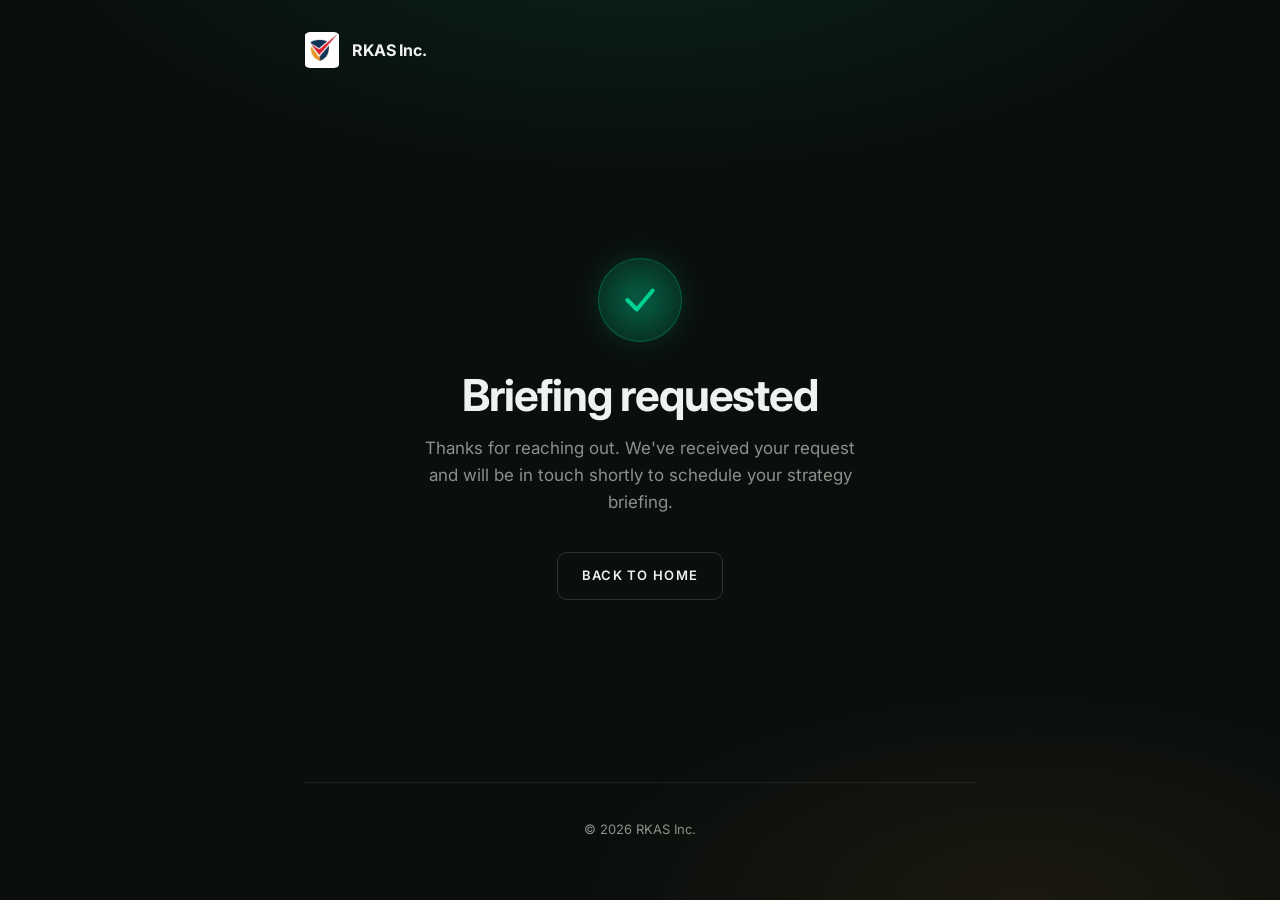
<file: site/thanks.html>
<!DOCTYPE html>
<html lang="en">
<head>
  <meta charset="UTF-8" />
  <meta name="viewport" content="width=device-width, initial-scale=1.0" />
  <meta name="robots" content="noindex" />
  <meta name="theme-color" content="#0a0f0d" />
  <title>Thanks — RKAS Inc.</title>
  <link rel="icon" type="image/jpeg" href="assets/logo.jpg" />
  <link rel="preconnect" href="https://fonts.googleapis.com" />
  <link rel="preconnect" href="https://fonts.gstatic.com" crossorigin />
  <link href="https://fonts.googleapis.com/css2?family=Inter:wght@400;500;600;700;800&display=swap" rel="stylesheet" />
  <style>
    :root {
      --bg: #0a0f0d;
      --bg-deep: #060807;
      --surface: #141a17;
      --border: rgba(240, 242, 239, 0.08);
      --border-strong: rgba(240, 242, 239, 0.16);
      --chalk: #f0f2ef;
      --text: #d4d8d2;
      --muted: #8a918a;
      --orange: #e8892c;
      --orange-bright: #f59e3b;
      --orange-glow: rgba(232, 137, 44, 0.5);
      --success: #00d294;
      --success-glow: rgba(0, 210, 148, 0.4);
    }

    * { box-sizing: border-box; }

    html, body {
      margin: 0;
      padding: 0;
      font-family: 'Inter', -apple-system, BlinkMacSystemFont, sans-serif;
      color: var(--text);
      background: var(--bg);
      -webkit-font-smoothing: antialiased;
      -moz-osx-font-smoothing: grayscale;
      line-height: 1.5;
    }

    body {
      min-height: 100vh;
      display: flex;
      flex-direction: column;
      position: relative;
      overflow-x: hidden;
    }

    body::before {
      content: '';
      position: fixed;
      inset: 0;
      background:
        radial-gradient(ellipse 80% 50% at 50% -10%, rgba(0, 210, 148, 0.1), transparent 60%),
        radial-gradient(ellipse 60% 40% at 80% 100%, rgba(232, 137, 44, 0.08), transparent 60%);
      pointer-events: none;
      z-index: 0;
    }

    .container {
      width: 100%;
      max-width: 720px;
      margin: 0 auto;
      padding: 24px 24px 48px;
      flex: 1;
      display: flex;
      flex-direction: column;
      position: relative;
      z-index: 1;
    }

    .nav {
      display: flex;
      align-items: center;
      gap: 12px;
      padding: 8px 0;
    }

    .nav-logo {
      width: 36px;
      height: 36px;
      object-fit: contain;
      border-radius: 6px;
    }

    .nav-name {
      font-weight: 700;
      font-size: 16px;
      letter-spacing: -0.01em;
      color: var(--chalk);
    }

    main {
      flex: 1;
      display: flex;
      align-items: center;
      justify-content: center;
      text-align: center;
      padding: 40px 0;
      animation: rise 0.7s cubic-bezier(0.16, 1, 0.3, 1) both;
    }

    @keyframes rise {
      from { opacity: 0; transform: translateY(16px); }
      to { opacity: 1; transform: translateY(0); }
    }

    .check-wrap {
      display: inline-flex;
      align-items: center;
      justify-content: center;
      width: 84px;
      height: 84px;
      border-radius: 50%;
      background: rgba(0, 210, 148, 0.12);
      border: 1px solid rgba(0, 210, 148, 0.3);
      margin-bottom: 28px;
      position: relative;
    }

    .check-wrap::before {
      content: '';
      position: absolute;
      inset: -10px;
      border-radius: 50%;
      background: radial-gradient(circle, var(--success-glow), transparent 70%);
      filter: blur(12px);
      z-index: -1;
    }

    .check-wrap svg {
      width: 38px;
      height: 38px;
      stroke: var(--success);
      stroke-width: 2.5;
      fill: none;
      stroke-linecap: round;
      stroke-linejoin: round;
    }

    h1 {
      font-size: clamp(32px, 5vw, 44px);
      font-weight: 700;
      letter-spacing: -0.025em;
      color: var(--chalk);
      margin: 0 0 14px;
      line-height: 1.15;
    }

    .lede {
      font-size: 17px;
      color: var(--muted);
      margin: 0 auto 36px;
      max-width: 460px;
      line-height: 1.6;
    }

    .back {
      display: inline-block;
      padding: 13px 24px;
      font-size: 13px;
      font-weight: 600;
      text-transform: uppercase;
      letter-spacing: 0.1em;
      color: var(--chalk);
      background: transparent;
      border: 1px solid var(--border-strong);
      border-radius: 10px;
      text-decoration: none;
      transition: border-color 0.2s, background 0.2s, color 0.2s;
    }

    .back:hover {
      border-color: var(--orange);
      color: var(--orange-bright);
      background: rgba(232, 137, 44, 0.06);
    }

    .footer {
      text-align: center;
      padding-top: 24px;
      color: var(--muted);
      font-size: 13px;
      border-top: 1px solid var(--border);
    }

    @media (max-width: 600px) {
      .container { padding: 20px 16px 32px; }
      .check-wrap { width: 72px; height: 72px; margin-bottom: 22px; }
      .check-wrap svg { width: 32px; height: 32px; }
    }
  </style>
</head>
<body>
  <div class="container">
    <nav class="nav">
      <img src="assets/logo.jpg" alt="" class="nav-logo" />
      <span class="nav-name">RKAS Inc.</span>
    </nav>

    <main>
      <div>
        <div class="check-wrap" aria-hidden="true">
          <svg viewBox="0 0 24 24"><polyline points="4 12 10 18 20 6"/></svg>
        </div>
        <h1>Briefing requested</h1>
        <p class="lede">Thanks for reaching out. We've received your request and will be in touch shortly to schedule your strategy briefing.</p>
        <a href="index.html" class="back">Back to home</a>
      </div>
    </main>

    <footer class="footer">
      <p>&copy; <span id="year"></span> RKAS Inc.</p>
    </footer>
  </div>

  <script>
    document.getElementById('year').textContent = new Date().getFullYear();
  </script>
</body>
</html>
</file>
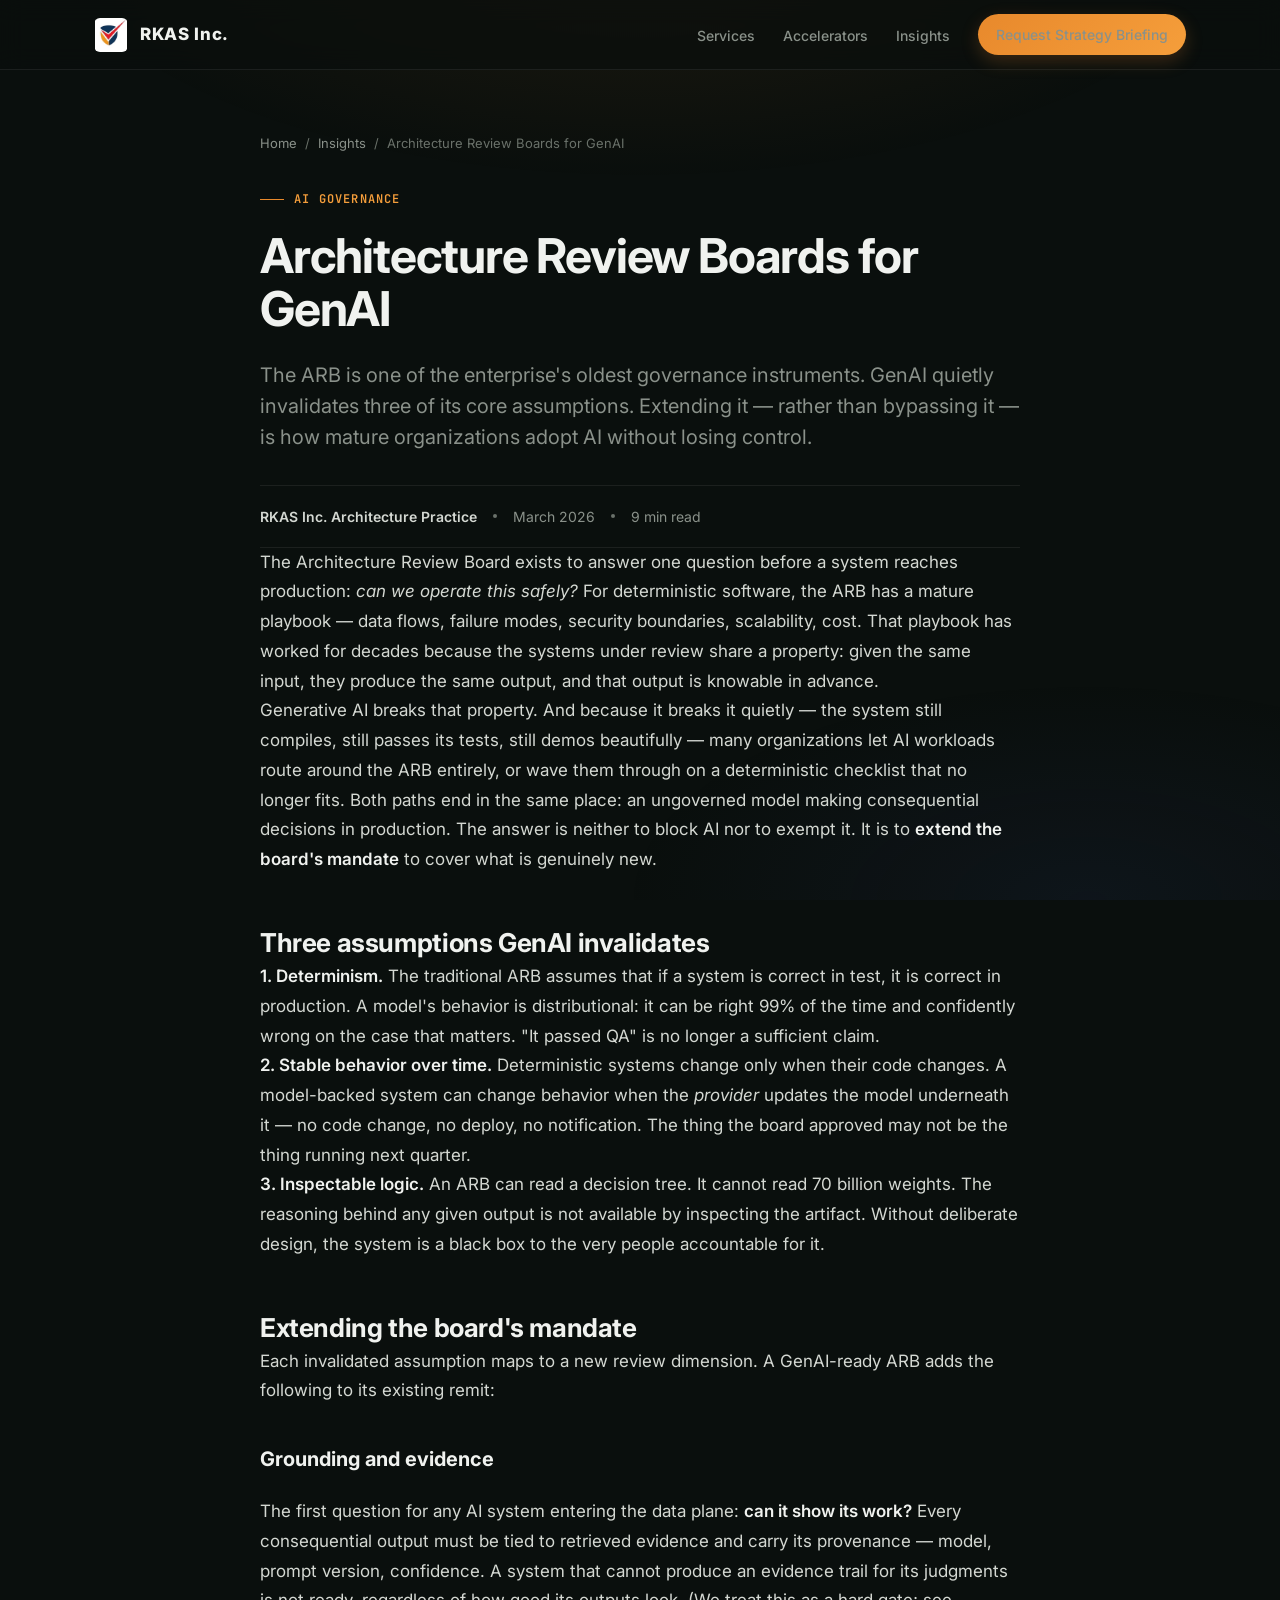
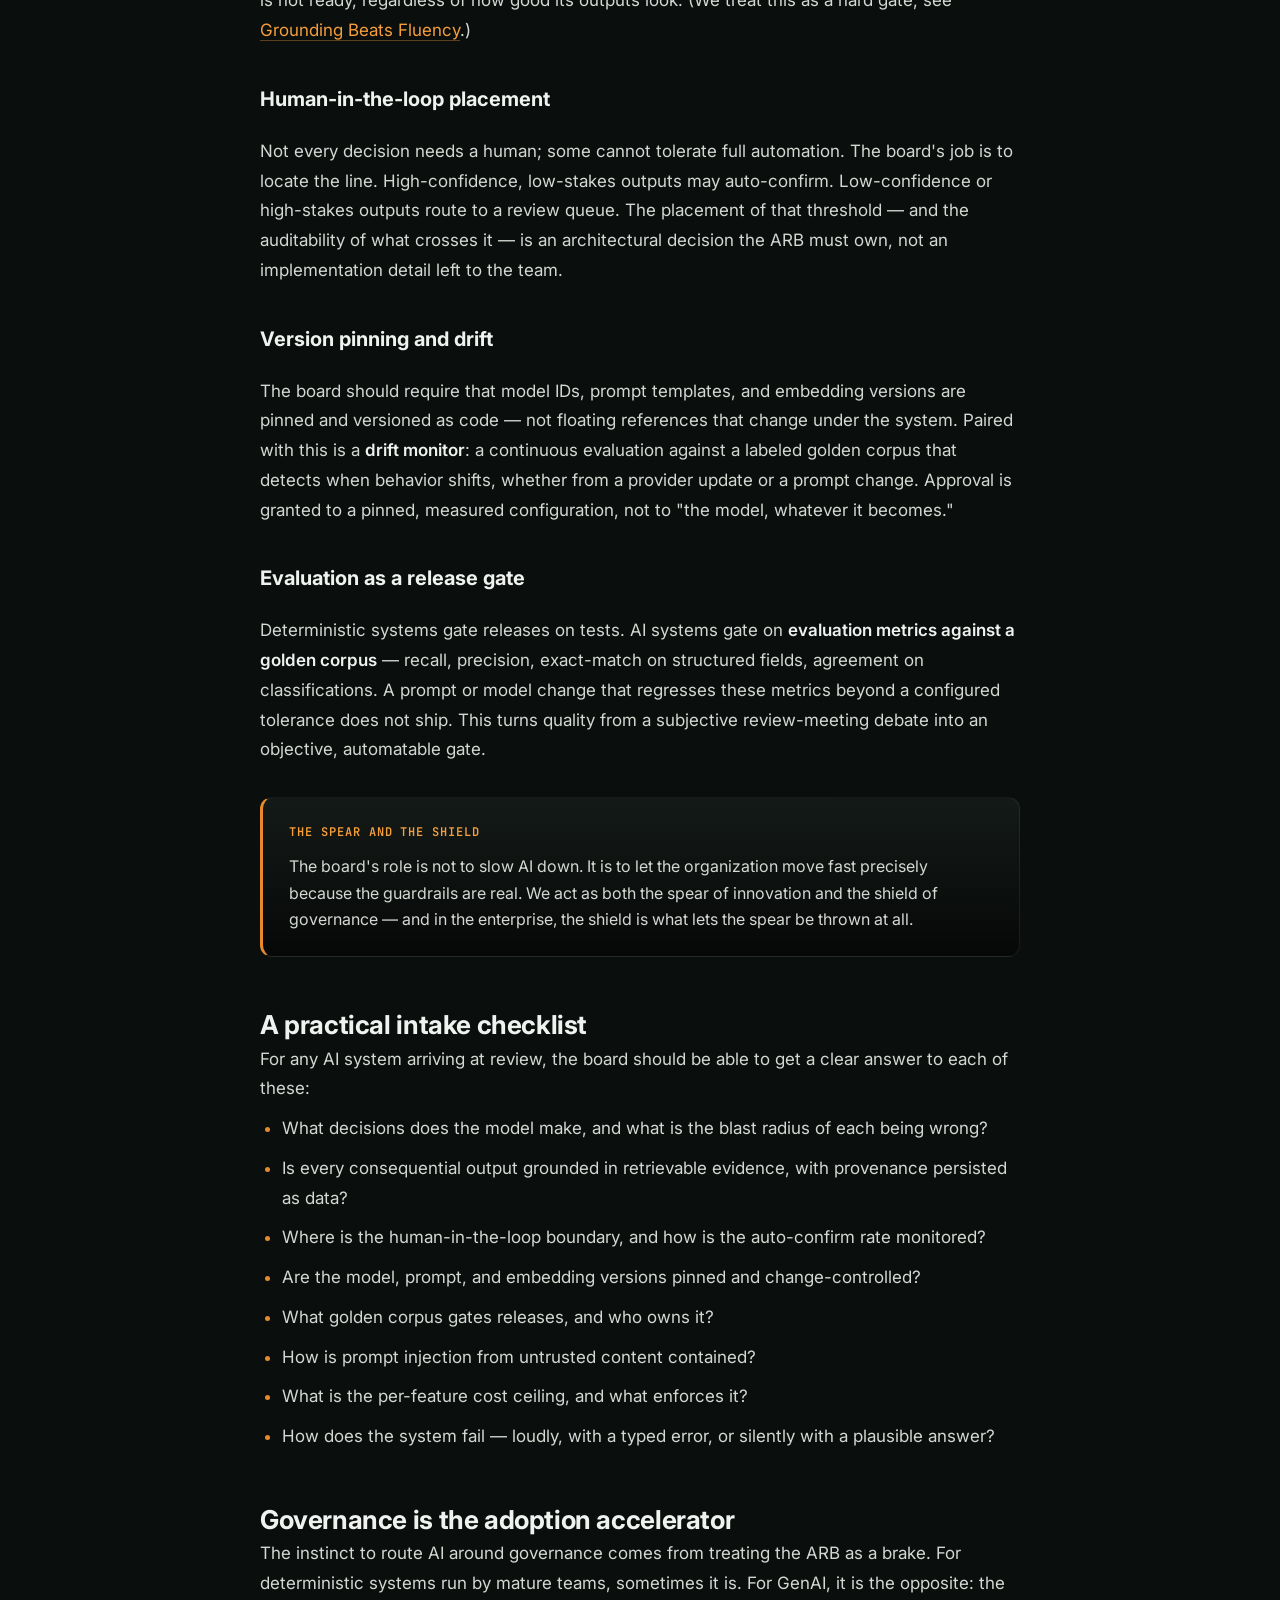
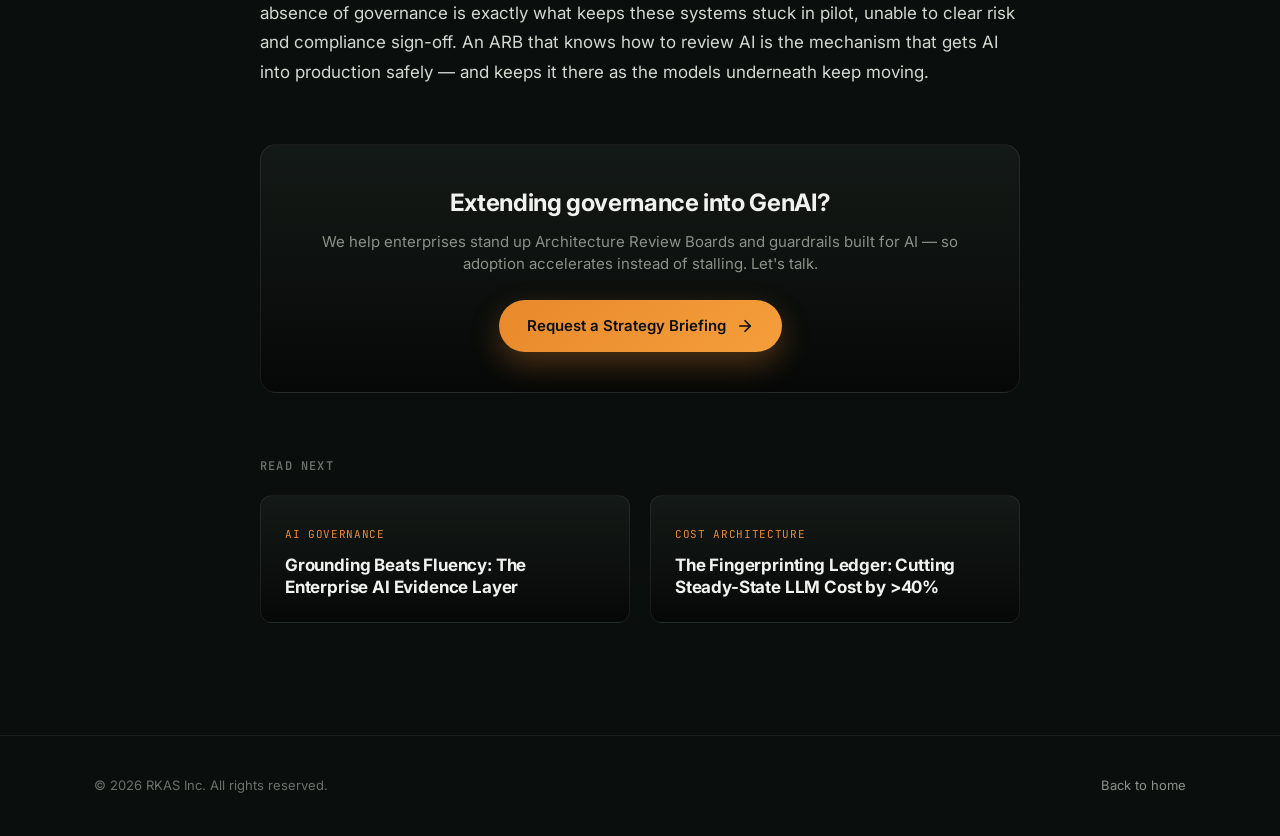
<file: site/insights/architecture-review-boards-genai.html>
<!DOCTYPE html>
<html lang="en">
<head>
  <meta charset="UTF-8" />
  <meta name="viewport" content="width=device-width, initial-scale=1.0" />
  <meta name="description" content="Traditional Architecture Review Boards were built for deterministic systems. GenAI breaks their assumptions. Here is how to extend enterprise governance into AI without killing delivery velocity." />
  <meta name="robots" content="index, follow" />
  <meta name="theme-color" content="#0a0f0d" />
  <title>Architecture Review Boards for GenAI — RKAS Inc.</title>
  <link rel="icon" type="image/jpeg" href="../assets/logo.jpg" />
  <link rel="preconnect" href="https://fonts.googleapis.com" />
  <link rel="preconnect" href="https://fonts.gstatic.com" crossorigin />
  <link href="https://fonts.googleapis.com/css2?family=Inter:wght@400;500;600;700;800&family=JetBrains+Mono:wght@500;600&display=swap" rel="stylesheet" />
  <link rel="stylesheet" href="../assets/insights.css" />
</head>
<body>
  <header class="site-header">
    <div class="container">
      <nav class="nav">
        <a class="nav-left" href="../index.html">
          <img src="../assets/logo.jpg" alt="" class="nav-logo" />
          <span class="nav-name">RKAS Inc.</span>
        </a>
        <ul class="nav-links">
          <li><a href="../index.html#services">Services</a></li>
          <li><a href="../index.html#accelerators">Accelerators</a></li>
          <li><a href="../index.html#insights">Insights</a></li>
          <li><a href="../index.html#contact" class="nav-cta">Request Strategy Briefing</a></li>
        </ul>
      </nav>
    </div>
  </header>

  <article class="article">
    <div class="container">
      <div class="article-wrap">
        <div class="breadcrumb"><a href="../index.html">Home</a> &nbsp;/&nbsp; <a href="../index.html#insights">Insights</a> &nbsp;/&nbsp; Architecture Review Boards for GenAI</div>
        <div class="article-category">AI Governance</div>
        <h1>Architecture Review Boards for GenAI</h1>
        <p class="article-dek">The ARB is one of the enterprise's oldest governance instruments. GenAI quietly invalidates three of its core assumptions. Extending it — rather than bypassing it — is how mature organizations adopt AI without losing control.</p>
        <div class="article-meta">
          <span><strong>RKAS Inc. Architecture Practice</strong></span>
          <span class="dot"></span>
          <span>March 2026</span>
          <span class="dot"></span>
          <span>9 min read</span>
        </div>

        <div class="prose">
          <p>The Architecture Review Board exists to answer one question before a system reaches production: <em>can we operate this safely?</em> For deterministic software, the ARB has a mature playbook — data flows, failure modes, security boundaries, scalability, cost. That playbook has worked for decades because the systems under review share a property: given the same input, they produce the same output, and that output is knowable in advance.</p>
          <p>Generative AI breaks that property. And because it breaks it quietly — the system still compiles, still passes its tests, still demos beautifully — many organizations let AI workloads route around the ARB entirely, or wave them through on a deterministic checklist that no longer fits. Both paths end in the same place: an ungoverned model making consequential decisions in production. The answer is neither to block AI nor to exempt it. It is to <strong>extend the board's mandate</strong> to cover what is genuinely new.</p>

          <h2>Three assumptions GenAI invalidates</h2>
          <p><strong>1. Determinism.</strong> The traditional ARB assumes that if a system is correct in test, it is correct in production. A model's behavior is distributional: it can be right 99% of the time and confidently wrong on the case that matters. "It passed QA" is no longer a sufficient claim.</p>
          <p><strong>2. Stable behavior over time.</strong> Deterministic systems change only when their code changes. A model-backed system can change behavior when the <em>provider</em> updates the model underneath it — no code change, no deploy, no notification. The thing the board approved may not be the thing running next quarter.</p>
          <p><strong>3. Inspectable logic.</strong> An ARB can read a decision tree. It cannot read 70 billion weights. The reasoning behind any given output is not available by inspecting the artifact. Without deliberate design, the system is a black box to the very people accountable for it.</p>

          <h2>Extending the board's mandate</h2>
          <p>Each invalidated assumption maps to a new review dimension. A GenAI-ready ARB adds the following to its existing remit:</p>

          <h3>Grounding and evidence</h3>
          <p>The first question for any AI system entering the data plane: <strong>can it show its work?</strong> Every consequential output must be tied to retrieved evidence and carry its provenance — model, prompt version, confidence. A system that cannot produce an evidence trail for its judgments is not ready, regardless of how good its outputs look. (We treat this as a hard gate; see <a href="grounding-beats-fluency.html">Grounding Beats Fluency</a>.)</p>

          <h3>Human-in-the-loop placement</h3>
          <p>Not every decision needs a human; some cannot tolerate full automation. The board's job is to locate the line. High-confidence, low-stakes outputs may auto-confirm. Low-confidence or high-stakes outputs route to a review queue. The placement of that threshold — and the auditability of what crosses it — is an architectural decision the ARB must own, not an implementation detail left to the team.</p>

          <h3>Version pinning and drift</h3>
          <p>The board should require that model IDs, prompt templates, and embedding versions are pinned and versioned as code — not floating references that change under the system. Paired with this is a <strong>drift monitor</strong>: a continuous evaluation against a labeled golden corpus that detects when behavior shifts, whether from a provider update or a prompt change. Approval is granted to a pinned, measured configuration, not to "the model, whatever it becomes."</p>

          <h3>Evaluation as a release gate</h3>
          <p>Deterministic systems gate releases on tests. AI systems gate on <strong>evaluation metrics against a golden corpus</strong> — recall, precision, exact-match on structured fields, agreement on classifications. A prompt or model change that regresses these metrics beyond a configured tolerance does not ship. This turns quality from a subjective review-meeting debate into an objective, automatable gate.</p>

          <div class="callout">
            <h4>The spear and the shield</h4>
            <p>The board's role is not to slow AI down. It is to let the organization move fast precisely because the guardrails are real. We act as both the spear of innovation and the shield of governance — and in the enterprise, the shield is what lets the spear be thrown at all.</p>
          </div>

          <h2>A practical intake checklist</h2>
          <p>For any AI system arriving at review, the board should be able to get a clear answer to each of these:</p>
          <ul>
            <li>What decisions does the model make, and what is the blast radius of each being wrong?</li>
            <li>Is every consequential output grounded in retrievable evidence, with provenance persisted as data?</li>
            <li>Where is the human-in-the-loop boundary, and how is the auto-confirm rate monitored?</li>
            <li>Are the model, prompt, and embedding versions pinned and change-controlled?</li>
            <li>What golden corpus gates releases, and who owns it?</li>
            <li>How is prompt injection from untrusted content contained?</li>
            <li>What is the per-feature cost ceiling, and what enforces it?</li>
            <li>How does the system fail — loudly, with a typed error, or silently with a plausible answer?</li>
          </ul>

          <h2>Governance is the adoption accelerator</h2>
          <p>The instinct to route AI around governance comes from treating the ARB as a brake. For deterministic systems run by mature teams, sometimes it is. For GenAI, it is the opposite: the absence of governance is exactly what keeps these systems stuck in pilot, unable to clear risk and compliance sign-off. An ARB that knows how to review AI is the mechanism that gets AI into production safely — and keeps it there as the models underneath keep moving.</p>
        </div>

        <div class="article-cta">
          <h3>Extending governance into GenAI?</h3>
          <p>We help enterprises stand up Architecture Review Boards and guardrails built for AI — so adoption accelerates instead of stalling. Let's talk.</p>
          <a href="../index.html#contact" class="btn-primary">
            Request a Strategy Briefing
            <svg viewBox="0 0 24 24" stroke-linecap="round" stroke-linejoin="round"><line x1="5" y1="12" x2="19" y2="12"/><polyline points="12 5 19 12 12 19"/></svg>
          </a>
        </div>

        <div class="read-next">
          <h4>Read next</h4>
          <div class="read-next-grid">
            <a class="read-next-card" href="grounding-beats-fluency.html">
              <span class="rn-cat">AI Governance</span>
              <h5>Grounding Beats Fluency: The Enterprise AI Evidence Layer</h5>
            </a>
            <a class="read-next-card" href="fingerprinting-ledger-llm-cost.html">
              <span class="rn-cat">Cost Architecture</span>
              <h5>The Fingerprinting Ledger: Cutting Steady-State LLM Cost by &gt;40%</h5>
            </a>
          </div>
        </div>
      </div>
    </div>
  </article>

  <footer class="footer">
    <div class="container">
      <div class="footer-bottom">
        <span>&copy; <span id="year"></span> RKAS Inc. All rights reserved.</span>
        <span><a href="../index.html">Back to home</a></span>
      </div>
    </div>
  </footer>

  <script>document.getElementById('year').textContent = new Date().getFullYear();</script>
</body>
</html>
</file>
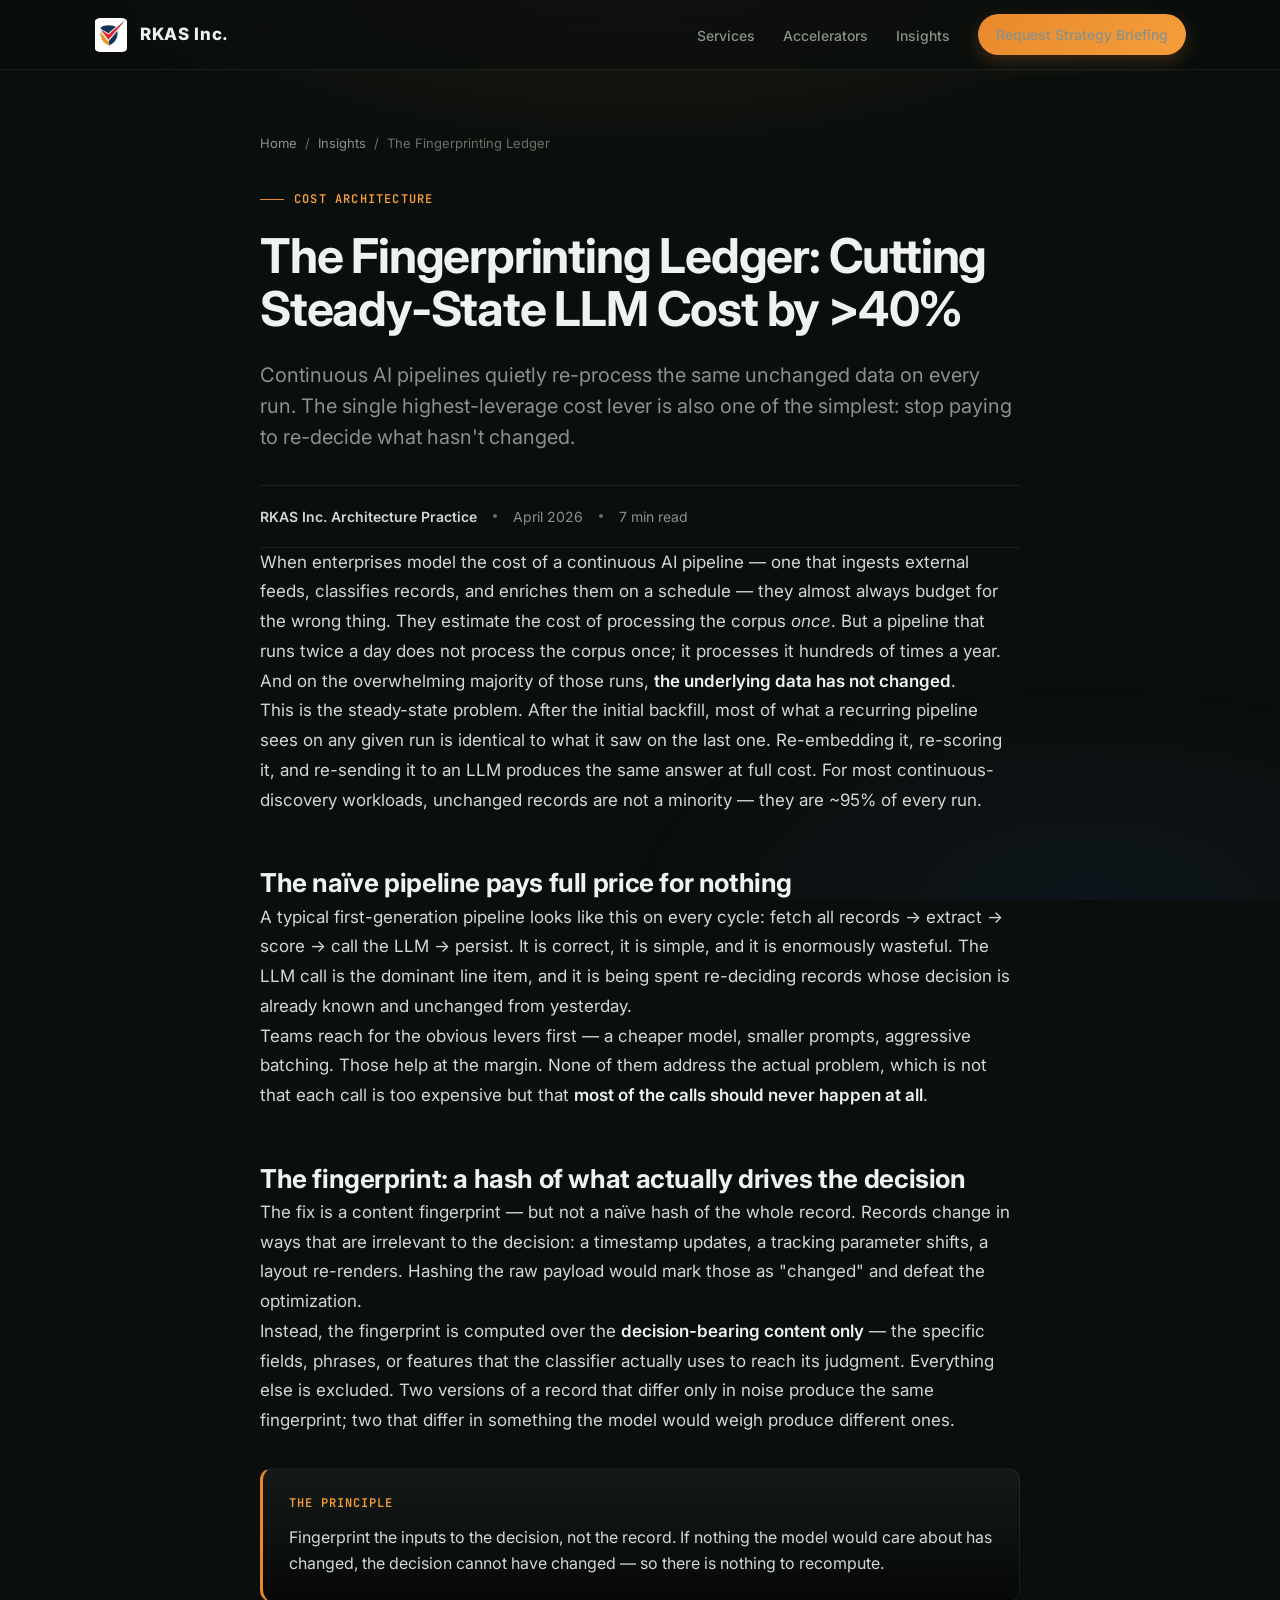
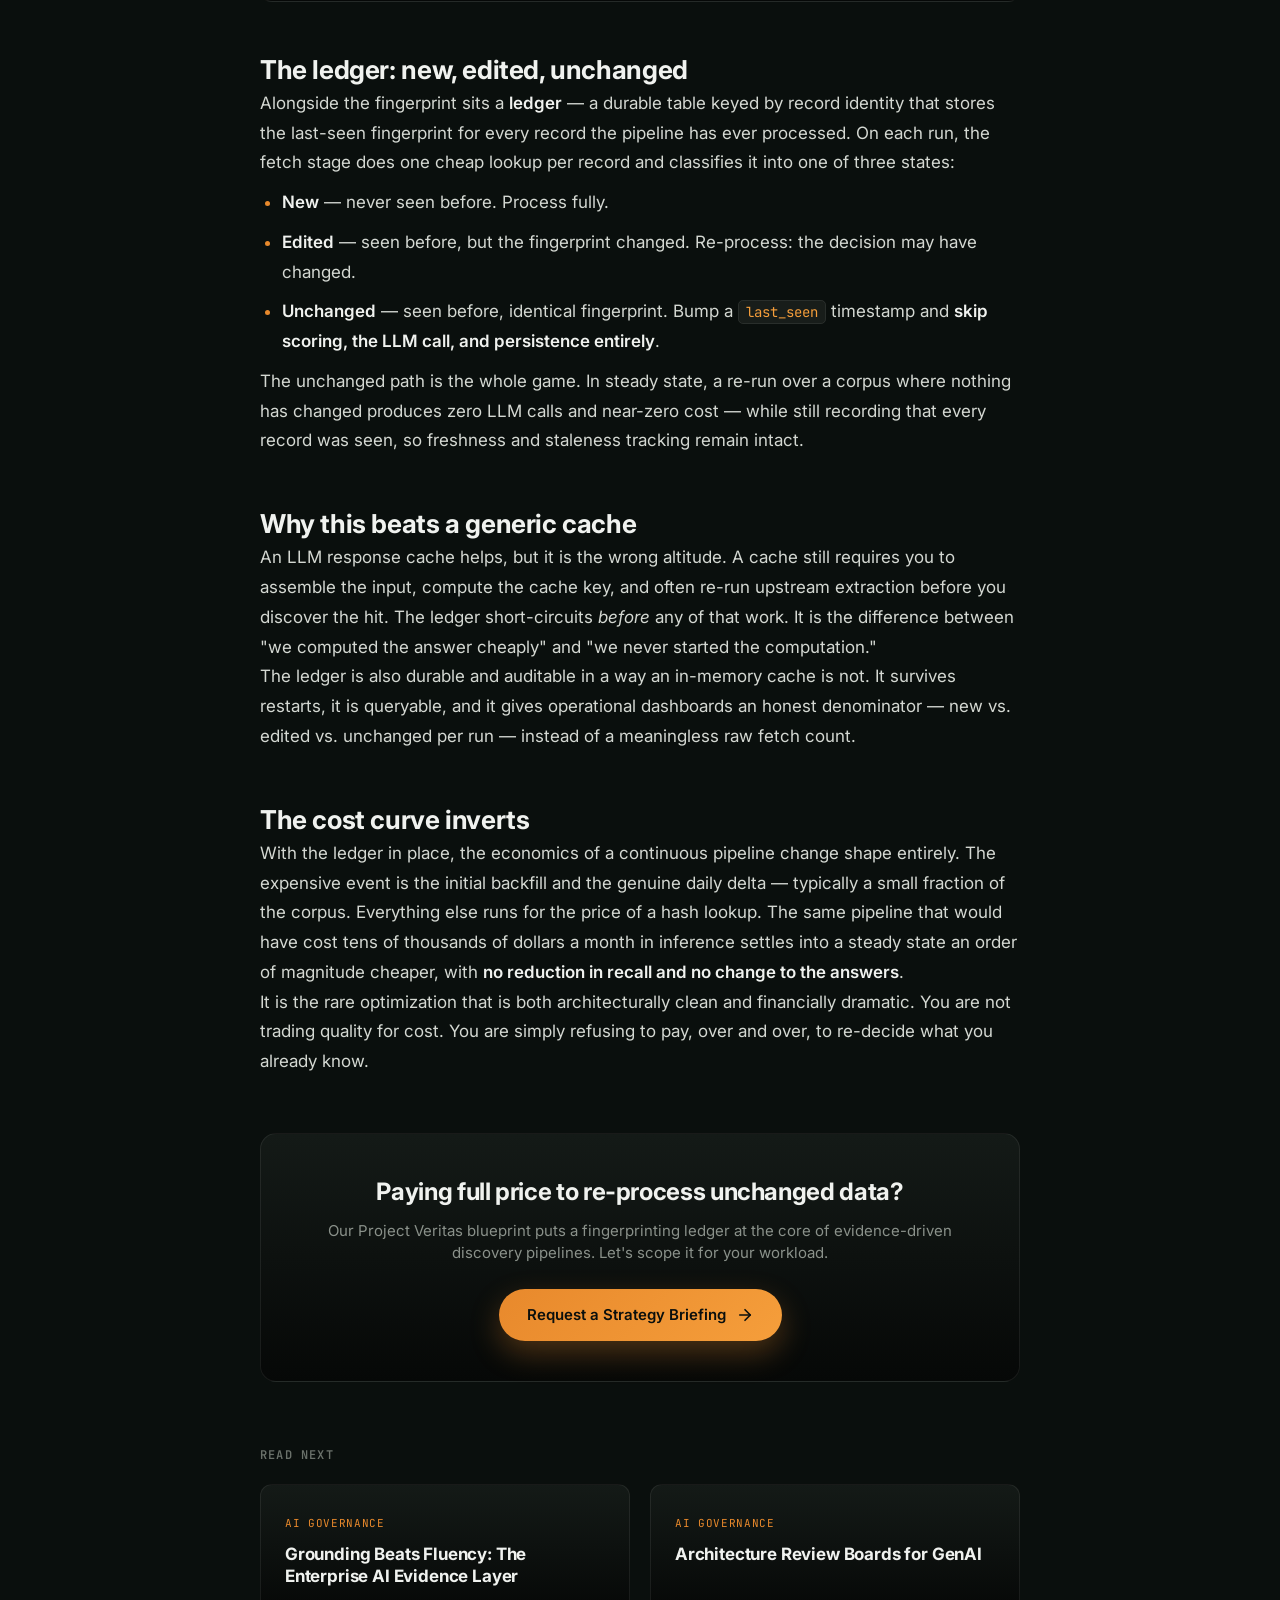
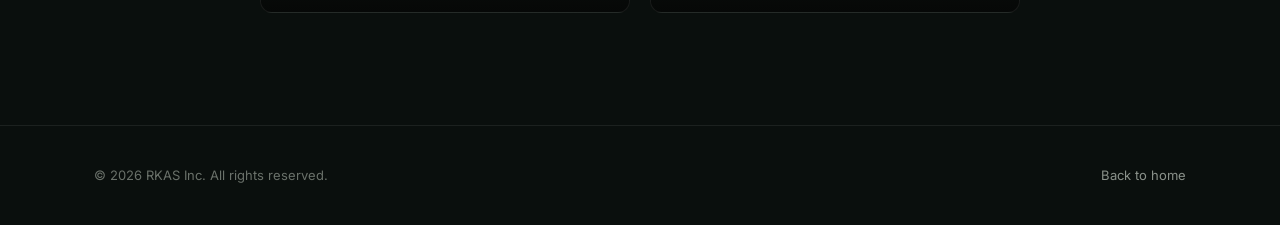
<file: site/insights/fingerprinting-ledger-llm-cost.html>
<!DOCTYPE html>
<html lang="en">
<head>
  <meta charset="UTF-8" />
  <meta name="viewport" content="width=device-width, initial-scale=1.0" />
  <meta name="description" content="Continuous AI pipelines re-process unchanged data on every run. A fingerprinting ledger eliminates that waste — cutting steady-state LLM cost by &gt;40% without touching recall." />
  <meta name="robots" content="index, follow" />
  <meta name="theme-color" content="#0a0f0d" />
  <title>The Fingerprinting Ledger: Cutting Steady-State LLM Cost by &gt;40% — RKAS Inc.</title>
  <link rel="icon" type="image/jpeg" href="../assets/logo.jpg" />
  <link rel="preconnect" href="https://fonts.googleapis.com" />
  <link rel="preconnect" href="https://fonts.gstatic.com" crossorigin />
  <link href="https://fonts.googleapis.com/css2?family=Inter:wght@400;500;600;700;800&family=JetBrains+Mono:wght@500;600&display=swap" rel="stylesheet" />
  <link rel="stylesheet" href="../assets/insights.css" />
</head>
<body>
  <header class="site-header">
    <div class="container">
      <nav class="nav">
        <a class="nav-left" href="../index.html">
          <img src="../assets/logo.jpg" alt="" class="nav-logo" />
          <span class="nav-name">RKAS Inc.</span>
        </a>
        <ul class="nav-links">
          <li><a href="../index.html#services">Services</a></li>
          <li><a href="../index.html#accelerators">Accelerators</a></li>
          <li><a href="../index.html#insights">Insights</a></li>
          <li><a href="../index.html#contact" class="nav-cta">Request Strategy Briefing</a></li>
        </ul>
      </nav>
    </div>
  </header>

  <article class="article">
    <div class="container">
      <div class="article-wrap">
        <div class="breadcrumb"><a href="../index.html">Home</a> &nbsp;/&nbsp; <a href="../index.html#insights">Insights</a> &nbsp;/&nbsp; The Fingerprinting Ledger</div>
        <div class="article-category">Cost Architecture</div>
        <h1>The Fingerprinting Ledger: Cutting Steady-State LLM Cost by &gt;40%</h1>
        <p class="article-dek">Continuous AI pipelines quietly re-process the same unchanged data on every run. The single highest-leverage cost lever is also one of the simplest: stop paying to re-decide what hasn't changed.</p>
        <div class="article-meta">
          <span><strong>RKAS Inc. Architecture Practice</strong></span>
          <span class="dot"></span>
          <span>April 2026</span>
          <span class="dot"></span>
          <span>7 min read</span>
        </div>

        <div class="prose">
          <p>When enterprises model the cost of a continuous AI pipeline — one that ingests external feeds, classifies records, and enriches them on a schedule — they almost always budget for the wrong thing. They estimate the cost of processing the corpus <em>once</em>. But a pipeline that runs twice a day does not process the corpus once; it processes it hundreds of times a year. And on the overwhelming majority of those runs, <strong>the underlying data has not changed</strong>.</p>
          <p>This is the steady-state problem. After the initial backfill, most of what a recurring pipeline sees on any given run is identical to what it saw on the last one. Re-embedding it, re-scoring it, and re-sending it to an LLM produces the same answer at full cost. For most continuous-discovery workloads, unchanged records are not a minority — they are ~95% of every run.</p>

          <h2>The naïve pipeline pays full price for nothing</h2>
          <p>A typical first-generation pipeline looks like this on every cycle: fetch all records → extract → score → call the LLM → persist. It is correct, it is simple, and it is enormously wasteful. The LLM call is the dominant line item, and it is being spent re-deciding records whose decision is already known and unchanged from yesterday.</p>
          <p>Teams reach for the obvious levers first — a cheaper model, smaller prompts, aggressive batching. Those help at the margin. None of them address the actual problem, which is not that each call is too expensive but that <strong>most of the calls should never happen at all</strong>.</p>

          <h2>The fingerprint: a hash of what actually drives the decision</h2>
          <p>The fix is a content fingerprint — but not a naïve hash of the whole record. Records change in ways that are irrelevant to the decision: a timestamp updates, a tracking parameter shifts, a layout re-renders. Hashing the raw payload would mark those as "changed" and defeat the optimization.</p>
          <p>Instead, the fingerprint is computed over the <strong>decision-bearing content only</strong> — the specific fields, phrases, or features that the classifier actually uses to reach its judgment. Everything else is excluded. Two versions of a record that differ only in noise produce the same fingerprint; two that differ in something the model would weigh produce different ones.</p>

          <div class="callout">
            <h4>The principle</h4>
            <p>Fingerprint the inputs to the decision, not the record. If nothing the model would care about has changed, the decision cannot have changed — so there is nothing to recompute.</p>
          </div>

          <h2>The ledger: new, edited, unchanged</h2>
          <p>Alongside the fingerprint sits a <strong>ledger</strong> — a durable table keyed by record identity that stores the last-seen fingerprint for every record the pipeline has ever processed. On each run, the fetch stage does one cheap lookup per record and classifies it into one of three states:</p>
          <ul>
            <li><strong>New</strong> — never seen before. Process fully.</li>
            <li><strong>Edited</strong> — seen before, but the fingerprint changed. Re-process: the decision may have changed.</li>
            <li><strong>Unchanged</strong> — seen before, identical fingerprint. Bump a <code>last_seen</code> timestamp and <strong>skip scoring, the LLM call, and persistence entirely</strong>.</li>
          </ul>
          <p>The unchanged path is the whole game. In steady state, a re-run over a corpus where nothing has changed produces zero LLM calls and near-zero cost — while still recording that every record was seen, so freshness and staleness tracking remain intact.</p>

          <h2>Why this beats a generic cache</h2>
          <p>An LLM response cache helps, but it is the wrong altitude. A cache still requires you to assemble the input, compute the cache key, and often re-run upstream extraction before you discover the hit. The ledger short-circuits <em>before</em> any of that work. It is the difference between "we computed the answer cheaply" and "we never started the computation."</p>
          <p>The ledger is also durable and auditable in a way an in-memory cache is not. It survives restarts, it is queryable, and it gives operational dashboards an honest denominator — new vs. edited vs. unchanged per run — instead of a meaningless raw fetch count.</p>

          <h2>The cost curve inverts</h2>
          <p>With the ledger in place, the economics of a continuous pipeline change shape entirely. The expensive event is the initial backfill and the genuine daily delta — typically a small fraction of the corpus. Everything else runs for the price of a hash lookup. The same pipeline that would have cost tens of thousands of dollars a month in inference settles into a steady state an order of magnitude cheaper, with <strong>no reduction in recall and no change to the answers</strong>.</p>

          <p>It is the rare optimization that is both architecturally clean and financially dramatic. You are not trading quality for cost. You are simply refusing to pay, over and over, to re-decide what you already know.</p>
        </div>

        <div class="article-cta">
          <h3>Paying full price to re-process unchanged data?</h3>
          <p>Our Project Veritas blueprint puts a fingerprinting ledger at the core of evidence-driven discovery pipelines. Let's scope it for your workload.</p>
          <a href="../index.html#contact" class="btn-primary">
            Request a Strategy Briefing
            <svg viewBox="0 0 24 24" stroke-linecap="round" stroke-linejoin="round"><line x1="5" y1="12" x2="19" y2="12"/><polyline points="12 5 19 12 12 19"/></svg>
          </a>
        </div>

        <div class="read-next">
          <h4>Read next</h4>
          <div class="read-next-grid">
            <a class="read-next-card" href="grounding-beats-fluency.html">
              <span class="rn-cat">AI Governance</span>
              <h5>Grounding Beats Fluency: The Enterprise AI Evidence Layer</h5>
            </a>
            <a class="read-next-card" href="architecture-review-boards-genai.html">
              <span class="rn-cat">AI Governance</span>
              <h5>Architecture Review Boards for GenAI</h5>
            </a>
          </div>
        </div>
      </div>
    </div>
  </article>

  <footer class="footer">
    <div class="container">
      <div class="footer-bottom">
        <span>&copy; <span id="year"></span> RKAS Inc. All rights reserved.</span>
        <span><a href="../index.html">Back to home</a></span>
      </div>
    </div>
  </footer>

  <script>document.getElementById('year').textContent = new Date().getFullYear();</script>
</body>
</html>
</file>
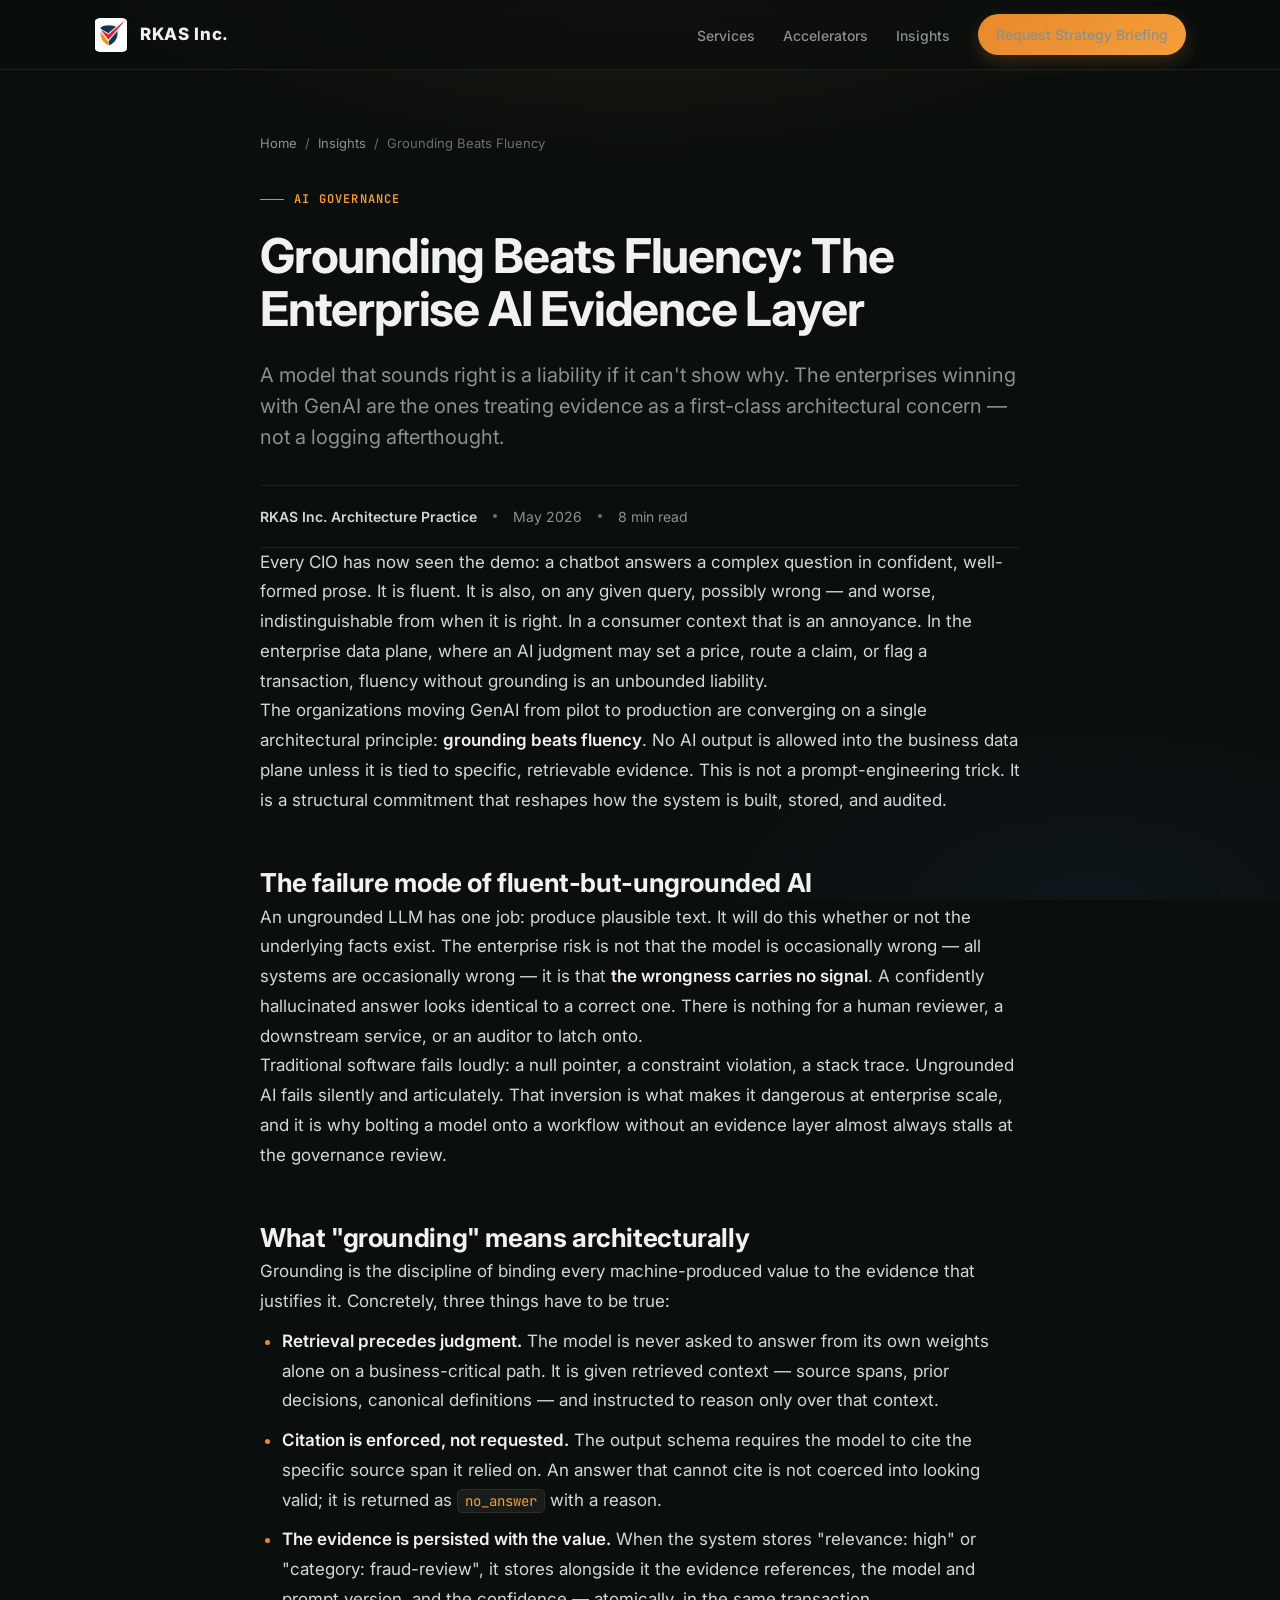
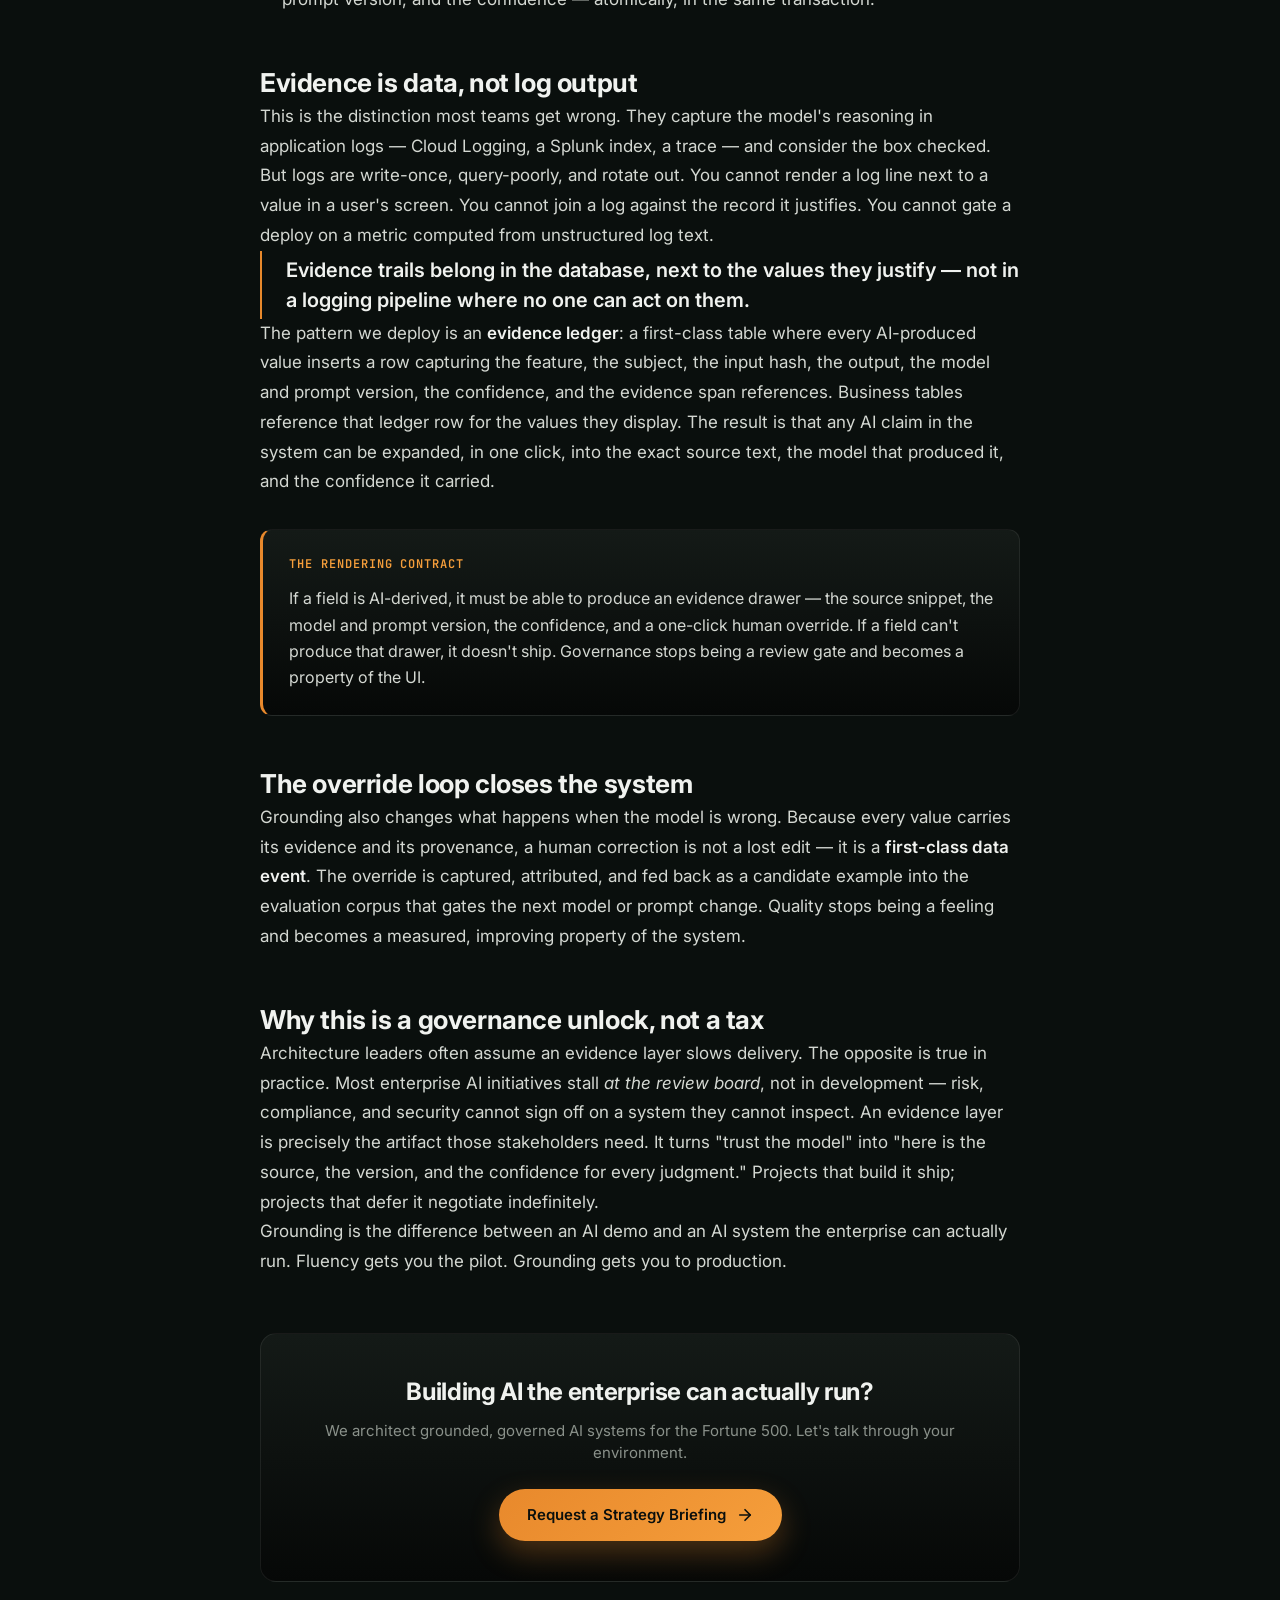
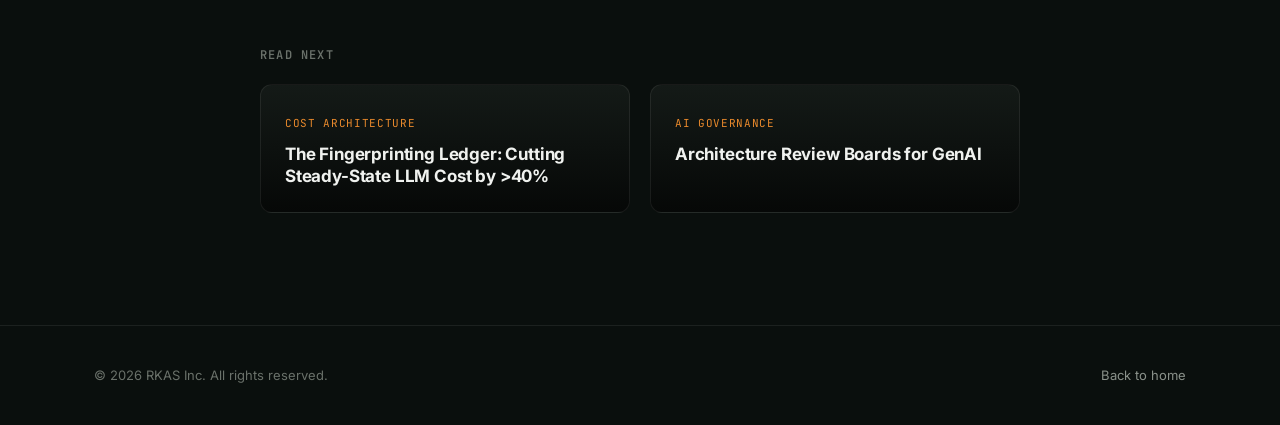
<file: site/insights/grounding-beats-fluency.html>
<!DOCTYPE html>
<html lang="en">
<head>
  <meta charset="UTF-8" />
  <meta name="viewport" content="width=device-width, initial-scale=1.0" />
  <meta name="description" content="Why fluent enterprise AI fails without an evidence layer — and the architecture pattern that makes every AI judgment inspectable, auditable, and safe for the business data plane." />
  <meta name="robots" content="index, follow" />
  <meta name="theme-color" content="#0a0f0d" />
  <title>Grounding Beats Fluency: The Enterprise AI Evidence Layer — RKAS Inc.</title>
  <link rel="icon" type="image/jpeg" href="../assets/logo.jpg" />
  <link rel="preconnect" href="https://fonts.googleapis.com" />
  <link rel="preconnect" href="https://fonts.gstatic.com" crossorigin />
  <link href="https://fonts.googleapis.com/css2?family=Inter:wght@400;500;600;700;800&family=JetBrains+Mono:wght@500;600&display=swap" rel="stylesheet" />
  <link rel="stylesheet" href="../assets/insights.css" />
</head>
<body>
  <header class="site-header">
    <div class="container">
      <nav class="nav">
        <a class="nav-left" href="../index.html">
          <img src="../assets/logo.jpg" alt="" class="nav-logo" />
          <span class="nav-name">RKAS Inc.</span>
        </a>
        <ul class="nav-links">
          <li><a href="../index.html#services">Services</a></li>
          <li><a href="../index.html#accelerators">Accelerators</a></li>
          <li><a href="../index.html#insights">Insights</a></li>
          <li><a href="../index.html#contact" class="nav-cta">Request Strategy Briefing</a></li>
        </ul>
      </nav>
    </div>
  </header>

  <article class="article">
    <div class="container">
      <div class="article-wrap">
        <div class="breadcrumb"><a href="../index.html">Home</a> &nbsp;/&nbsp; <a href="../index.html#insights">Insights</a> &nbsp;/&nbsp; Grounding Beats Fluency</div>
        <div class="article-category">AI Governance</div>
        <h1>Grounding Beats Fluency: The Enterprise AI Evidence Layer</h1>
        <p class="article-dek">A model that sounds right is a liability if it can't show why. The enterprises winning with GenAI are the ones treating evidence as a first-class architectural concern — not a logging afterthought.</p>
        <div class="article-meta">
          <span><strong>RKAS Inc. Architecture Practice</strong></span>
          <span class="dot"></span>
          <span>May 2026</span>
          <span class="dot"></span>
          <span>8 min read</span>
        </div>

        <div class="prose">
          <p>Every CIO has now seen the demo: a chatbot answers a complex question in confident, well-formed prose. It is fluent. It is also, on any given query, possibly wrong — and worse, indistinguishable from when it is right. In a consumer context that is an annoyance. In the enterprise data plane, where an AI judgment may set a price, route a claim, or flag a transaction, fluency without grounding is an unbounded liability.</p>

          <p>The organizations moving GenAI from pilot to production are converging on a single architectural principle: <strong>grounding beats fluency</strong>. No AI output is allowed into the business data plane unless it is tied to specific, retrievable evidence. This is not a prompt-engineering trick. It is a structural commitment that reshapes how the system is built, stored, and audited.</p>

          <h2>The failure mode of fluent-but-ungrounded AI</h2>
          <p>An ungrounded LLM has one job: produce plausible text. It will do this whether or not the underlying facts exist. The enterprise risk is not that the model is occasionally wrong — all systems are occasionally wrong — it is that <strong>the wrongness carries no signal</strong>. A confidently hallucinated answer looks identical to a correct one. There is nothing for a human reviewer, a downstream service, or an auditor to latch onto.</p>
          <p>Traditional software fails loudly: a null pointer, a constraint violation, a stack trace. Ungrounded AI fails silently and articulately. That inversion is what makes it dangerous at enterprise scale, and it is why bolting a model onto a workflow without an evidence layer almost always stalls at the governance review.</p>

          <h2>What "grounding" means architecturally</h2>
          <p>Grounding is the discipline of binding every machine-produced value to the evidence that justifies it. Concretely, three things have to be true:</p>
          <ul>
            <li><strong>Retrieval precedes judgment.</strong> The model is never asked to answer from its own weights alone on a business-critical path. It is given retrieved context — source spans, prior decisions, canonical definitions — and instructed to reason only over that context.</li>
            <li><strong>Citation is enforced, not requested.</strong> The output schema requires the model to cite the specific source span it relied on. An answer that cannot cite is not coerced into looking valid; it is returned as <code>no_answer</code> with a reason.</li>
            <li><strong>The evidence is persisted with the value.</strong> When the system stores "relevance: high" or "category: fraud-review", it stores alongside it the evidence references, the model and prompt version, and the confidence — atomically, in the same transaction.</li>
          </ul>

          <h2>Evidence is data, not log output</h2>
          <p>This is the distinction most teams get wrong. They capture the model's reasoning in application logs — Cloud Logging, a Splunk index, a trace — and consider the box checked. But logs are write-once, query-poorly, and rotate out. You cannot render a log line next to a value in a user's screen. You cannot join a log against the record it justifies. You cannot gate a deploy on a metric computed from unstructured log text.</p>
          <blockquote>Evidence trails belong in the database, next to the values they justify — not in a logging pipeline where no one can act on them.</blockquote>
          <p>The pattern we deploy is an <strong>evidence ledger</strong>: a first-class table where every AI-produced value inserts a row capturing the feature, the subject, the input hash, the output, the model and prompt version, the confidence, and the evidence span references. Business tables reference that ledger row for the values they display. The result is that any AI claim in the system can be expanded, in one click, into the exact source text, the model that produced it, and the confidence it carried.</p>

          <div class="callout">
            <h4>The rendering contract</h4>
            <p>If a field is AI-derived, it must be able to produce an evidence drawer — the source snippet, the model and prompt version, the confidence, and a one-click human override. If a field can't produce that drawer, it doesn't ship. Governance stops being a review gate and becomes a property of the UI.</p>
          </div>

          <h2>The override loop closes the system</h2>
          <p>Grounding also changes what happens when the model is wrong. Because every value carries its evidence and its provenance, a human correction is not a lost edit — it is a <strong>first-class data event</strong>. The override is captured, attributed, and fed back as a candidate example into the evaluation corpus that gates the next model or prompt change. Quality stops being a feeling and becomes a measured, improving property of the system.</p>

          <h2>Why this is a governance unlock, not a tax</h2>
          <p>Architecture leaders often assume an evidence layer slows delivery. The opposite is true in practice. Most enterprise AI initiatives stall <em>at the review board</em>, not in development — risk, compliance, and security cannot sign off on a system they cannot inspect. An evidence layer is precisely the artifact those stakeholders need. It turns "trust the model" into "here is the source, the version, and the confidence for every judgment." Projects that build it ship; projects that defer it negotiate indefinitely.</p>

          <p>Grounding is the difference between an AI demo and an AI system the enterprise can actually run. Fluency gets you the pilot. Grounding gets you to production.</p>
        </div>

        <div class="article-cta">
          <h3>Building AI the enterprise can actually run?</h3>
          <p>We architect grounded, governed AI systems for the Fortune 500. Let's talk through your environment.</p>
          <a href="../index.html#contact" class="btn-primary">
            Request a Strategy Briefing
            <svg viewBox="0 0 24 24" stroke-linecap="round" stroke-linejoin="round"><line x1="5" y1="12" x2="19" y2="12"/><polyline points="12 5 19 12 12 19"/></svg>
          </a>
        </div>

        <div class="read-next">
          <h4>Read next</h4>
          <div class="read-next-grid">
            <a class="read-next-card" href="fingerprinting-ledger-llm-cost.html">
              <span class="rn-cat">Cost Architecture</span>
              <h5>The Fingerprinting Ledger: Cutting Steady-State LLM Cost by &gt;40%</h5>
            </a>
            <a class="read-next-card" href="architecture-review-boards-genai.html">
              <span class="rn-cat">AI Governance</span>
              <h5>Architecture Review Boards for GenAI</h5>
            </a>
          </div>
        </div>
      </div>
    </div>
  </article>

  <footer class="footer">
    <div class="container">
      <div class="footer-bottom">
        <span>&copy; <span id="year"></span> RKAS Inc. All rights reserved.</span>
        <span><a href="../index.html">Back to home</a></span>
      </div>
    </div>
  </footer>

  <script>document.getElementById('year').textContent = new Date().getFullYear();</script>
</body>
</html>
</file>
<file: site/assets/insights.css>
/* RKAS Inc. — shared stylesheet for Insights article pages */
:root {
  --bg: #0a0f0d;
  --bg-deep: #060807;
  --surface: #141a17;
  --surface-lift: #1c2421;
  --border: rgba(240, 242, 239, 0.08);
  --border-strong: rgba(240, 242, 239, 0.16);

  --chalk: #f0f2ef;
  --text: #d4d8d2;
  --muted: #8a918a;
  --muted-soft: #6a716a;

  --orange: #e8892c;
  --orange-bright: #f59e3b;
  --orange-glow: rgba(232, 137, 44, 0.5);
  --navy: #2a3a6e;
  --navy-bright: #4a5fa8;
  --red: #c63030;

  --radius: 12px;
  --radius-lg: 16px;
  --mono: 'JetBrains Mono', ui-monospace, 'SF Mono', Menlo, monospace;
}

* { box-sizing: border-box; }
html { scroll-behavior: smooth; }

html, body {
  margin: 0;
  padding: 0;
  font-family: 'Inter', -apple-system, BlinkMacSystemFont, 'Segoe UI', Roboto, sans-serif;
  color: var(--text);
  background: var(--bg);
  -webkit-font-smoothing: antialiased;
  -moz-osx-font-smoothing: grayscale;
  line-height: 1.5;
}

body { min-height: 100vh; position: relative; overflow-x: hidden; }

body::before {
  content: '';
  position: fixed;
  inset: 0;
  background:
    radial-gradient(ellipse 80% 50% at 50% -10%, rgba(232, 137, 44, 0.1), transparent 60%),
    radial-gradient(ellipse 60% 40% at 85% 100%, rgba(42, 58, 110, 0.14), transparent 60%);
  pointer-events: none;
  z-index: 0;
}

.container { width: 100%; max-width: 1140px; margin: 0 auto; padding: 0 24px; position: relative; z-index: 1; }
a { color: inherit; }

/* Header */
.site-header {
  position: sticky;
  top: 0;
  z-index: 50;
  background: rgba(10, 15, 13, 0.72);
  backdrop-filter: blur(12px);
  -webkit-backdrop-filter: blur(12px);
  border-bottom: 1px solid var(--border);
}
.nav { display: flex; align-items: center; justify-content: space-between; padding: 14px 0; }
.nav-left { display: flex; align-items: center; gap: 12px; text-decoration: none; }
.nav-logo { width: 34px; height: 34px; object-fit: contain; border-radius: 6px; }
.nav-name { font-weight: 800; font-size: 17px; letter-spacing: 0.04em; color: var(--chalk); }
.nav-links { display: flex; align-items: center; gap: 28px; list-style: none; margin: 0; padding: 0; }
.nav-links a { font-size: 14px; font-weight: 500; color: var(--muted); text-decoration: none; transition: color 0.15s; }
.nav-links a:hover { color: var(--chalk); }
.nav-cta {
  display: inline-flex; align-items: center; padding: 10px 18px;
  font-size: 13px; font-weight: 600; color: var(--bg);
  background: linear-gradient(135deg, var(--orange) 0%, var(--orange-bright) 100%);
  border-radius: 999px; text-decoration: none;
  box-shadow: 0 6px 18px rgba(232, 137, 44, 0.22);
  transition: filter 0.18s, box-shadow 0.2s; white-space: nowrap;
}
.nav-cta:hover { filter: brightness(1.08); }

/* Article */
.article { padding: 64px 0 40px; }
.article-wrap { max-width: 760px; margin: 0 auto; }

.breadcrumb { font-size: 13px; color: var(--muted-soft); margin-bottom: 28px; }
.breadcrumb a { color: var(--muted); text-decoration: none; }
.breadcrumb a:hover { color: var(--orange-bright); }

.article-category {
  display: inline-flex; align-items: center; gap: 10px;
  font-family: var(--mono); font-size: 12px; font-weight: 600;
  letter-spacing: 0.1em; text-transform: uppercase; color: var(--orange-bright);
  margin-bottom: 22px;
}
.article-category::before { content: ''; width: 24px; height: 1px; background: var(--orange); }

.article h1 {
  font-size: clamp(30px, 5vw, 48px);
  font-weight: 700; letter-spacing: -0.025em; color: var(--chalk);
  margin: 0 0 24px; line-height: 1.1;
}

.article-dek { font-size: 20px; color: var(--muted); line-height: 1.55; margin: 0 0 32px; }

.article-meta {
  display: flex; flex-wrap: wrap; align-items: center; gap: 16px;
  padding: 20px 0; border-top: 1px solid var(--border); border-bottom: 1px solid var(--border);
  font-size: 14px; color: var(--muted);
}
.article-meta .dot { width: 4px; height: 4px; border-radius: 50%; background: var(--muted-soft); }
.article-meta strong { color: var(--text); font-weight: 600; }

/* Prose */
.prose { font-size: 17px; line-height: 1.75; color: var(--text); }
.prose > * + * { margin-top: 24px; }
.prose h2 {
  font-size: 26px; font-weight: 700; color: var(--chalk);
  letter-spacing: -0.015em; line-height: 1.2; margin-top: 52px; margin-bottom: 4px;
}
.prose h3 { font-size: 20px; font-weight: 700; color: var(--chalk); margin-top: 36px; }
.prose p { margin: 0; }
.prose strong { color: var(--chalk); font-weight: 600; }
.prose a { color: var(--orange-bright); text-decoration: none; border-bottom: 1px solid rgba(245, 158, 59, 0.35); }
.prose a:hover { border-bottom-color: var(--orange-bright); }
.prose ul, .prose ol { margin: 0; padding-left: 22px; }
.prose li { margin: 10px 0; }
.prose li::marker { color: var(--orange); }
.prose code {
  font-family: var(--mono); font-size: 14px;
  background: rgba(240, 242, 239, 0.06); border: 1px solid var(--border);
  padding: 2px 7px; border-radius: 5px; color: var(--orange-bright);
}
.prose blockquote {
  margin: 0; padding: 4px 0 4px 24px; border-left: 2px solid var(--orange);
  font-size: 20px; font-weight: 600; color: var(--chalk); line-height: 1.5;
}

.callout {
  background: linear-gradient(180deg, var(--surface) 0%, var(--bg-deep) 100%);
  border: 1px solid var(--border); border-left: 3px solid var(--orange);
  border-radius: var(--radius); padding: 24px 26px; margin-top: 32px;
}
.callout h4 {
  font-family: var(--mono); font-size: 12px; font-weight: 600;
  letter-spacing: 0.08em; text-transform: uppercase; color: var(--orange-bright);
  margin: 0 0 10px;
}
.callout p { margin: 0; font-size: 16px; color: var(--text); line-height: 1.65; }

/* Article CTA */
.article-cta {
  margin-top: 56px; padding: 40px;
  background: linear-gradient(180deg, var(--surface) 0%, var(--bg-deep) 100%);
  border: 1px solid var(--border); border-radius: var(--radius-lg); text-align: center;
}
.article-cta h3 { font-size: 24px; font-weight: 700; color: var(--chalk); margin: 0 0 10px; letter-spacing: -0.015em; }
.article-cta p { font-size: 15px; color: var(--muted); margin: 0 0 24px; }
.btn-primary {
  display: inline-flex; align-items: center; gap: 10px; padding: 15px 28px;
  font-size: 15px; font-weight: 600; color: var(--bg);
  background: linear-gradient(135deg, var(--orange) 0%, var(--orange-bright) 100%);
  border-radius: 999px; text-decoration: none;
  box-shadow: 0 12px 30px rgba(232, 137, 44, 0.3);
  transition: filter 0.18s, box-shadow 0.2s, transform 0.1s;
}
.btn-primary:hover { filter: brightness(1.08); box-shadow: 0 16px 40px rgba(232, 137, 44, 0.45); }
.btn-primary:active { transform: translateY(1px); }
.btn-primary svg { width: 18px; height: 18px; stroke: currentColor; fill: none; stroke-width: 2.2; }

/* Read next */
.read-next { margin-top: 64px; }
.read-next h4 {
  font-family: var(--mono); font-size: 12px; font-weight: 600;
  letter-spacing: 0.1em; text-transform: uppercase; color: var(--muted-soft);
  margin: 0 0 20px;
}
.read-next-grid { display: grid; grid-template-columns: 1fr 1fr; gap: 20px; }
.read-next-card {
  display: block; text-decoration: none;
  background: linear-gradient(180deg, var(--surface) 0%, var(--bg-deep) 100%);
  border: 1px solid var(--border); border-radius: var(--radius); padding: 24px;
  transition: border-color 0.2s, transform 0.2s;
}
.read-next-card:hover { border-color: var(--border-strong); transform: translateY(-2px); }
.read-next-card .rn-cat { font-family: var(--mono); font-size: 11px; color: var(--orange); letter-spacing: 0.06em; text-transform: uppercase; }
.read-next-card h5 { font-size: 17px; font-weight: 700; color: var(--chalk); margin: 10px 0 0; line-height: 1.3; letter-spacing: -0.01em; }

/* Footer */
.footer { border-top: 1px solid var(--border); padding: 40px 0; margin-top: 72px; }
.footer-bottom {
  display: flex; justify-content: space-between; gap: 16px; flex-wrap: wrap;
  color: var(--muted-soft); font-size: 13px;
}
.footer-bottom a { color: var(--muted); text-decoration: none; }
.footer-bottom a:hover { color: var(--orange-bright); }

@media (max-width: 760px) {
  .nav-links { display: none; }
  .read-next-grid { grid-template-columns: 1fr; }
  .article-dek { font-size: 18px; }
  .article-cta { padding: 30px 24px; }
}
</file>
